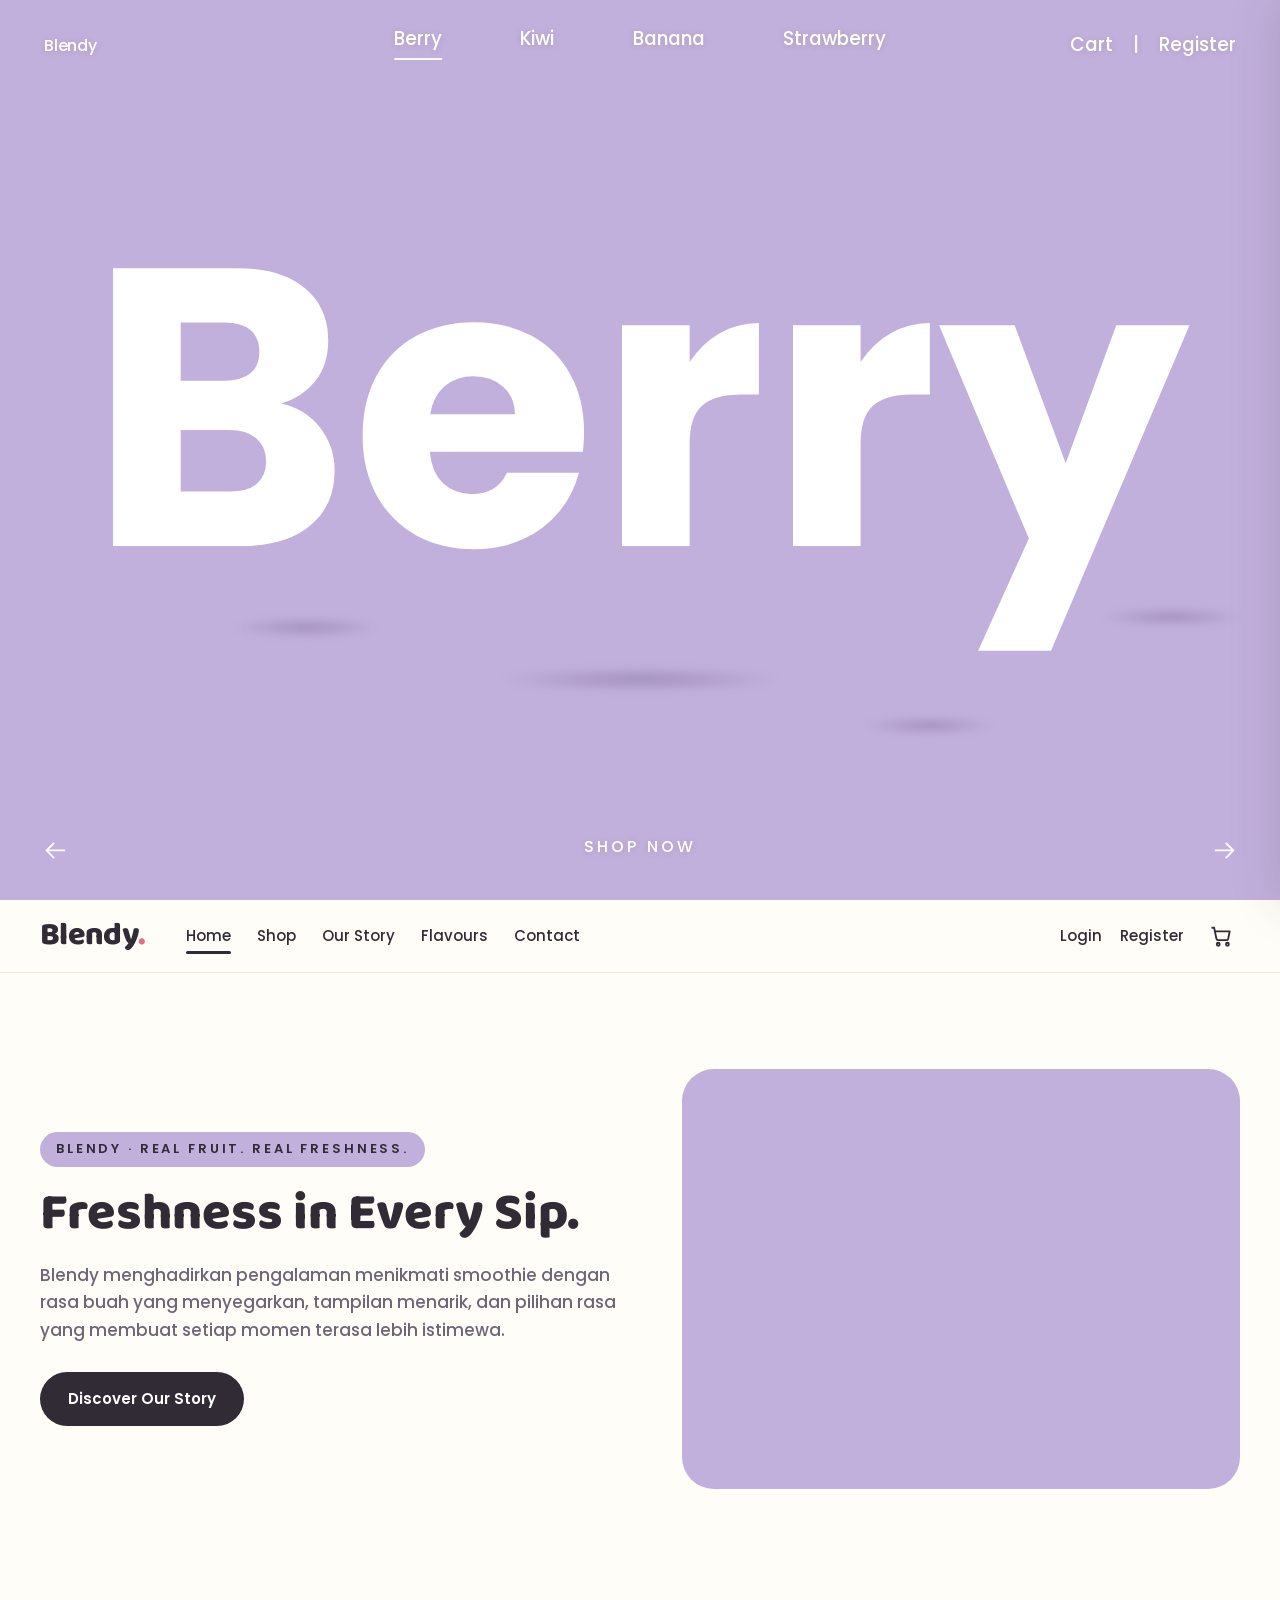
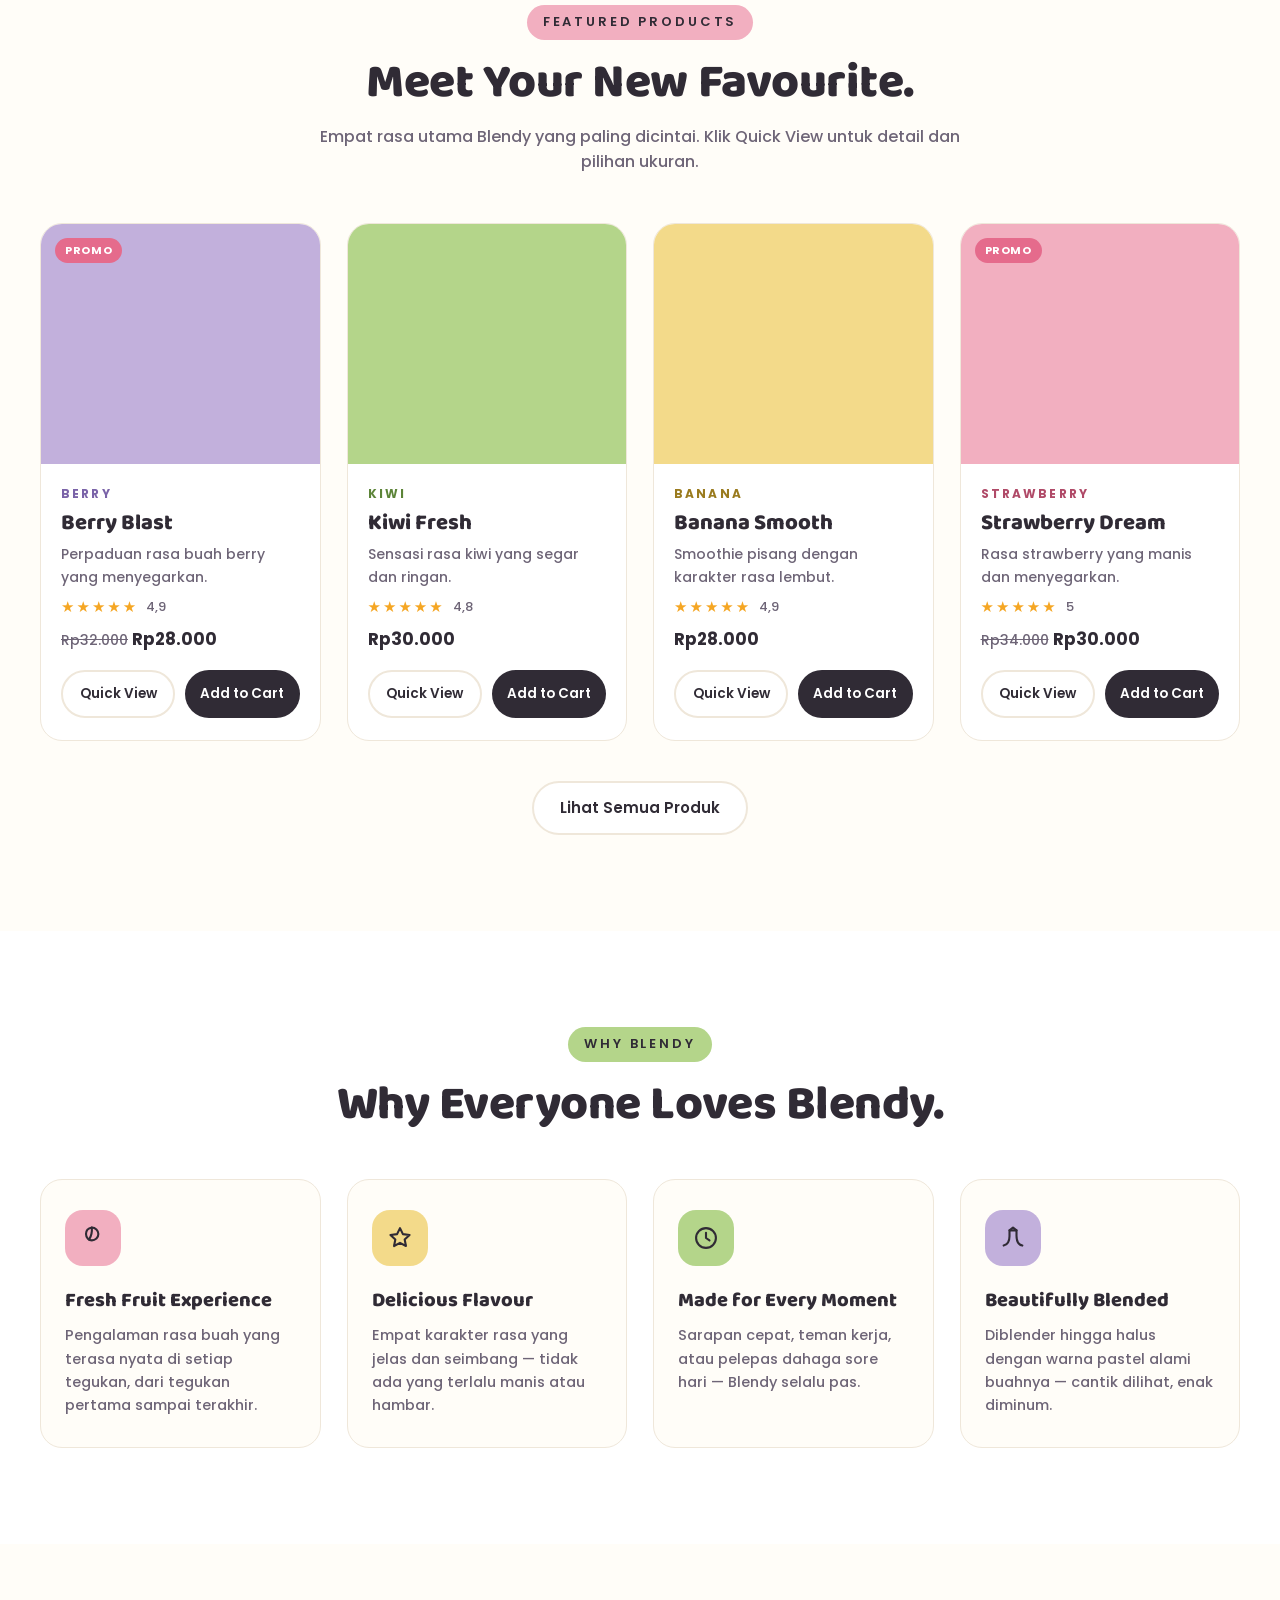
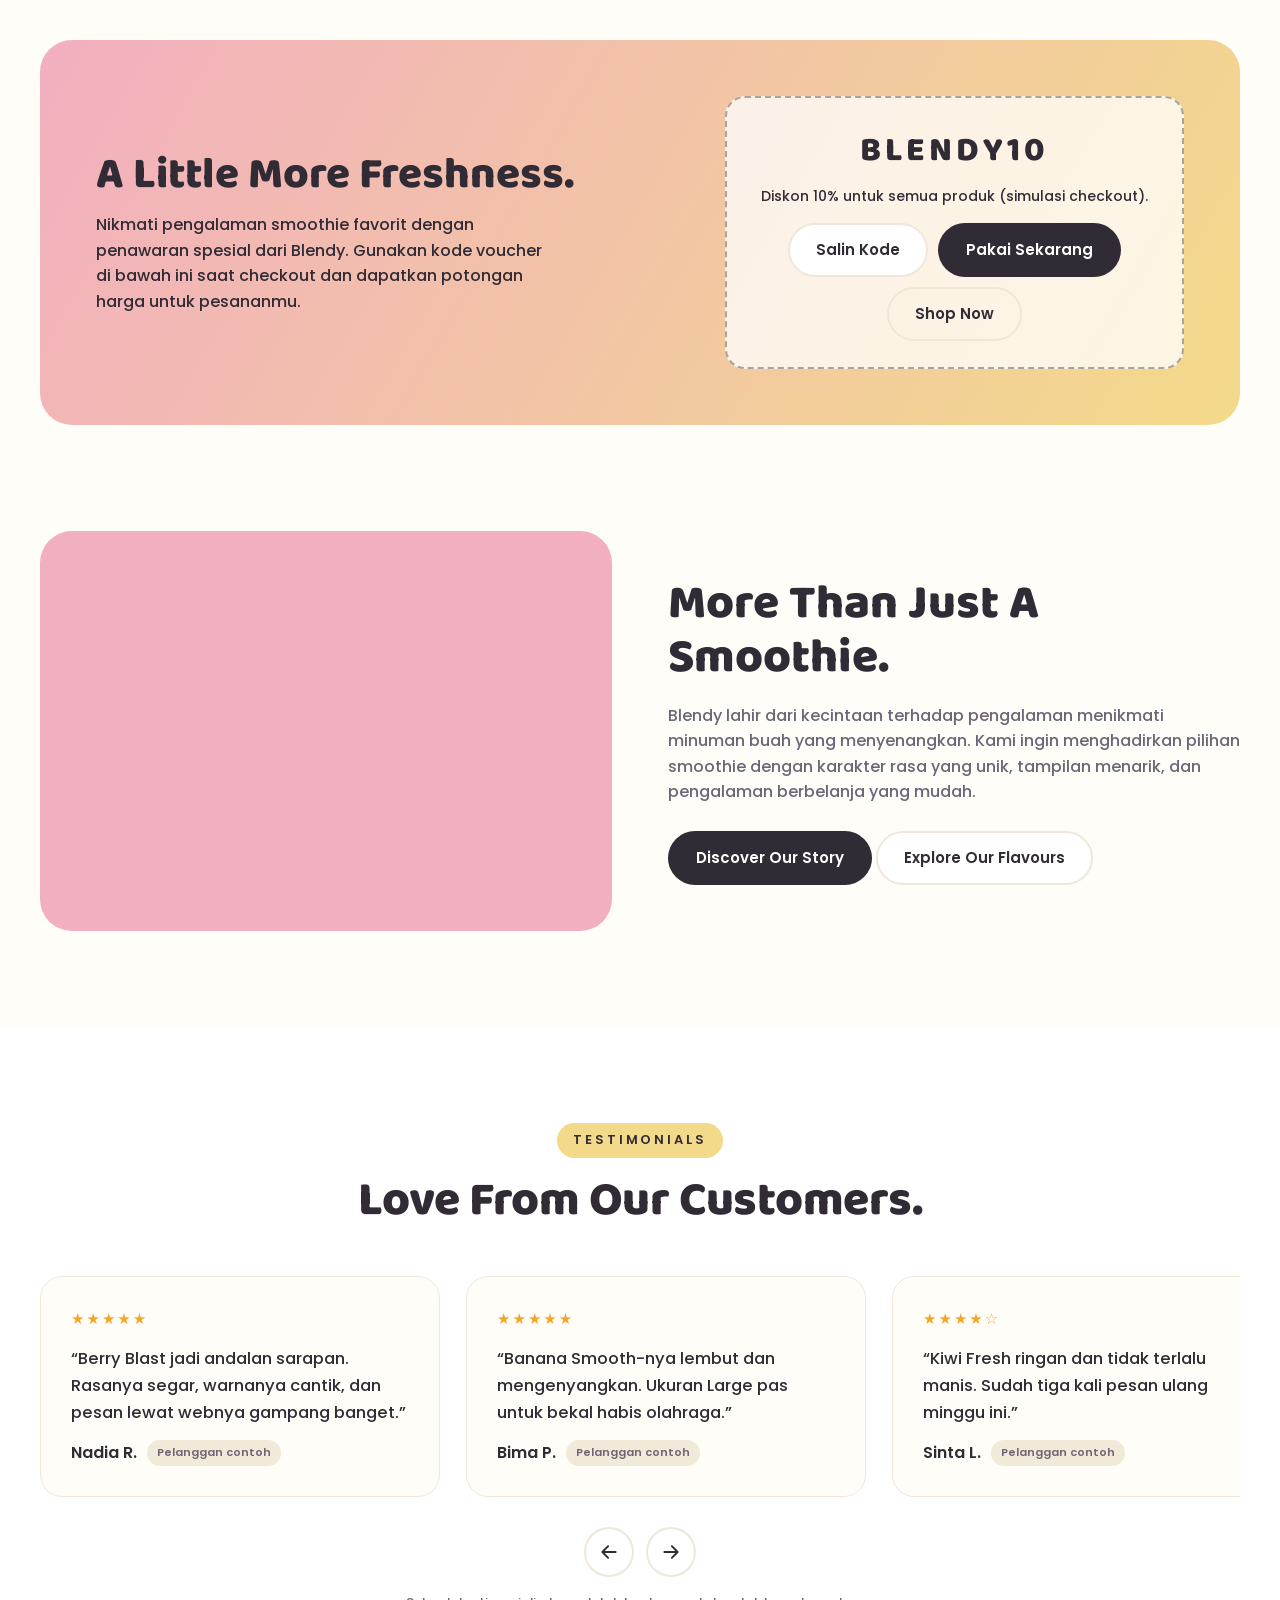
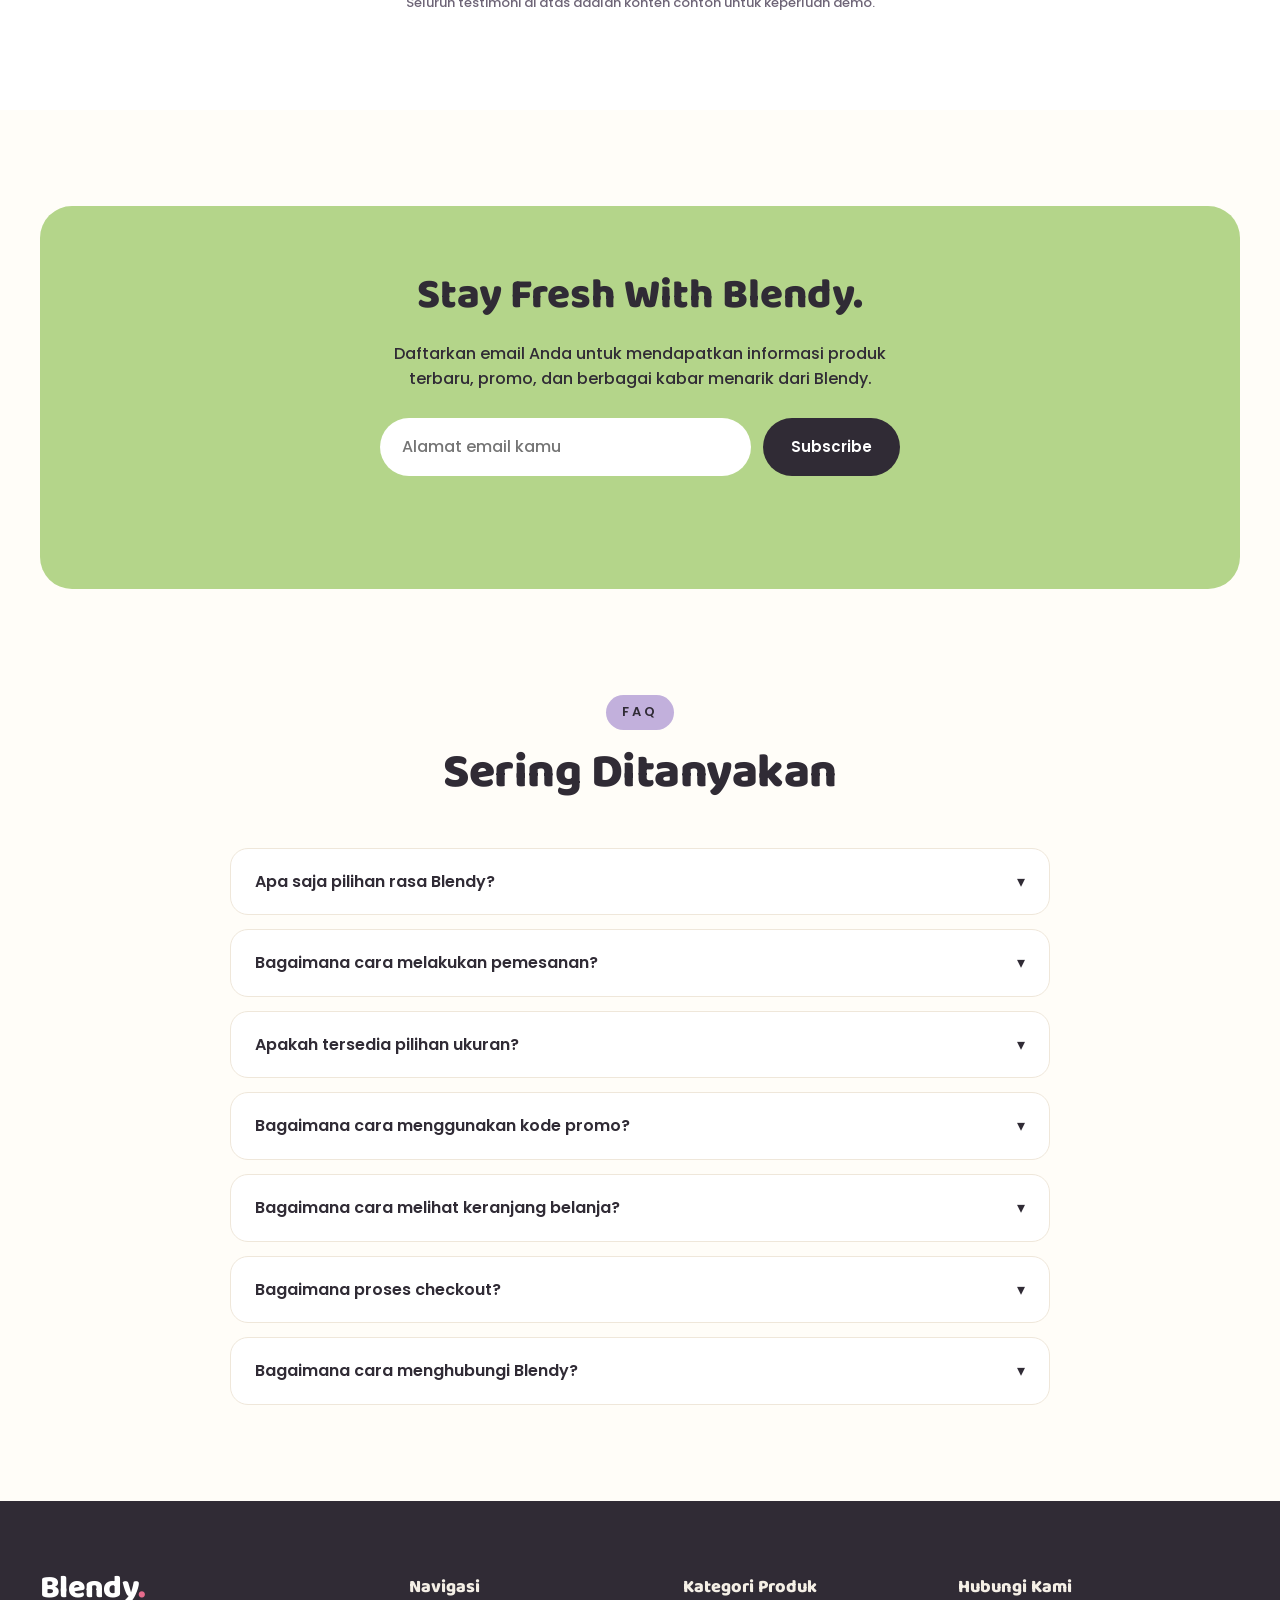
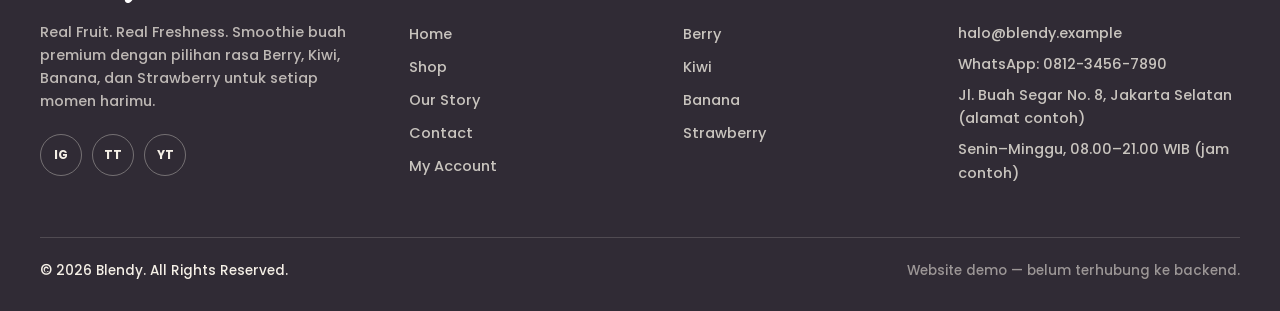
<file: docs/index.html>
<!DOCTYPE html>
<html lang="id">
<head>
<meta charset="utf-8">
<meta name="viewport" content="width=device-width, initial-scale=1">
<title>Blendy — Real fruit smoothies</title>
<meta name="description" content="Blendy — Real Fruit. Real Freshness. Smoothie premium empat rasa: Berry, Kiwi, Banana, dan Strawberry. Belanja online dengan ukuran Regular, Large, dan Extra Large.">
<meta property="og:title" content="Blendy — Real fruit smoothies">
<meta property="og:description" content="Real Fruit. Real Freshness. Empat rasa smoothie premium: Berry, Kiwi, Banana, Strawberry.">
<meta property="og:type" content="website">
<link rel="icon" href="data:image/svg+xml,%3Csvg xmlns='http://www.w3.org/2000/svg' viewBox='0 0 64 64'%3E%3Ccircle cx='32' cy='32' r='30' fill='%23C2B0DC'/%3E%3Ctext x='32' y='44' font-family='Arial Black' font-size='34' font-weight='900' fill='%23302B35' text-anchor='middle'%3EB%3C/text%3E%3C/svg%3E">
<link rel="stylesheet" href="css/style.css">
<link rel="stylesheet" href="css/animations.css">
<link rel="stylesheet" href="css/responsive.css">
<style>
/* ============================================================
   HERO BLENDY — gaya mandiri (self-contained) mengikuti spek
   hero exact-recreation. Semua ukuran memakai unit --u
   (bingkai desain 1440x900) dan --n (UI tepi viewport).
   ============================================================ */
@font-face {
  font-family: "Poppins";
  src: url("assets/fonts/poppins-500.woff2") format("woff2");
  font-weight: 500; font-style: normal; font-display: swap;
}
@font-face {
  font-family: "Poppins";
  src: url("assets/fonts/poppins-600.woff2") format("woff2");
  font-weight: 600; font-style: normal; font-display: swap;
}
@font-face {
  font-family: "Poppins";
  src: url("assets/fonts/poppins-700.woff2") format("woff2");
  font-weight: 700; font-style: normal; font-display: swap;
}
@font-face {
  font-family: "Baloo 2";
  src: url("assets/fonts/baloo2-800.woff2") format("woff2");
  font-weight: 800; font-style: normal; font-display: swap;
}

:root {
  --u: 1px;
  --n: clamp(0.5px, min(calc(100vw / 1440), calc(100vh / 900)), 1.3px);
}

.hx {
  position: relative;
  height: 100svh;
  min-height: 640px;
  overflow: hidden;
  background: #C2B0DC;
}
@media (max-height: 540px) {
  .hx { min-height: 0; }
}

.hx-stage {
  position: absolute; inset: 0;
  overflow: hidden;
  user-select: none; -webkit-user-select: none;
  touch-action: pan-y;
}

.hx-slide { position: absolute; inset: 0; overflow: hidden; visibility: hidden; }

.hx-frame {
  position: absolute;
  width: calc(1440 * var(--u));
  height: calc(900 * var(--u));
  left: calc(50% - 720 * var(--u));
  top: calc(50% - 450 * var(--u) + var(--fy, 0px));
}

.hx-layer { position: absolute; inset: 0; pointer-events: none; will-change: transform; }

.hx-word {
  position: absolute; left: 0; width: 100%;
  font-family: "Poppins", system-ui, sans-serif; font-weight: 700;
  line-height: 1; white-space: nowrap; text-align: center;
  color: #FFFFFF;
  font-size: calc(445 * var(--u));
  top: calc(181 * var(--u));
}

.hx-shadow-el {
  position: absolute;
  left: calc((var(--cx) - var(--w) / 2) * var(--u));
  top: calc((var(--cy) - var(--h) / 2) * var(--u));
  width: calc(var(--w) * var(--u));
  height: calc(var(--h) * var(--u));
  border-radius: 50%;
  background: radial-gradient(closest-side, rgba(60, 40, 80, 0.22), rgba(60, 40, 80, 0));
  filter: blur(calc(4 * var(--u)));
}

.hx-bottle, .hx-piece {
  position: absolute;
  left: calc(var(--x) * var(--u));
  top: calc(var(--y) * var(--u));
  width: calc(var(--w) * var(--u));
  height: calc(var(--bh) * var(--w) / var(--bw) * var(--u));
}
.hx-bg {
  background-repeat: no-repeat;
  background-size: calc(2048 * var(--w) / var(--bw) * var(--u)) calc(2048 * var(--w) / var(--bw) * var(--u));
  background-position: calc(-1 * var(--bx) * var(--w) / var(--bw) * var(--u)) calc(-1 * var(--by) * var(--w) / var(--bw) * var(--u));
}
.hx-piece-in {
  width: 100%; height: 100%;
  animation: hx-bob 4s ease-in-out infinite alternate;
}
.hx-layer-corner .hx-piece-in { filter: blur(calc(9 * var(--u))); }

@keyframes hx-bob {
  from { transform: translateY(calc(-7 * var(--u))) rotate(calc(var(--r, 0deg) - 3deg)); }
  to   { transform: translateY(calc(7 * var(--u))) rotate(calc(var(--r, 0deg) + 3deg)); }
}

/* ---------- Lapisan UI hero ---------- */
.hx-ui {
  position: absolute; inset: 0; z-index: 10;
  pointer-events: none;
  color: #FFFFFF;
  text-shadow: 0 1px 6px rgba(90, 70, 40, 0.18);
  font-family: "Poppins", system-ui, sans-serif;
  -webkit-font-smoothing: antialiased;
}
.hx-ui a, .hx-ui button {
  pointer-events: auto;
  background: none; border: none; color: #FFFFFF;
  font: inherit; text-decoration: none; cursor: pointer;
  text-shadow: 0 1px 6px rgba(90, 70, 40, 0.18);
}

.hx-header {
  position: absolute;
  left: calc(50 * var(--n)); right: calc(50 * var(--n));
  top: calc(26 * var(--n)); height: calc(50 * var(--n));
  display: flex; align-items: center;
}
.hx-logo {
  font-family: "Baloo 2", "Poppins", sans-serif; font-weight: 800;
  font-size: calc(51 * var(--n)); letter-spacing: -0.02em; line-height: 1;
}
.hx-tabs {
  position: absolute; left: 50%; transform: translateX(-50%);
  top: calc(26 * var(--n));
  display: flex; gap: calc(88 * var(--n));
}
.hx-tabs button {
  font-weight: 500; font-size: calc(21 * var(--n));
  padding: calc(6 * var(--n)) 0; line-height: 1.2;
}
.hx-underline {
  position: absolute; left: 0; top: calc(100% + 2 * var(--n));
  height: calc(2 * var(--n)); border-radius: calc(2 * var(--n));
  background: #FFFFFF; width: 0;
  transition: transform 0.6s cubic-bezier(0.65, 0, 0.35, 1), width 0.6s cubic-bezier(0.65, 0, 0.35, 1);
}
.hx-account {
  margin-left: auto; display: flex; align-items: center; gap: calc(22 * var(--n));
  font-weight: 500; font-size: calc(21 * var(--n));
}
.hx-account .sep { opacity: 0.9; }
.hx-cart { position: relative; display: inline-block; }
.hx-cart .cart-badge { top: -9px; right: -16px; }

.hx-shopnow {
  position: absolute; left: 50%; transform: translateX(-50%);
  bottom: calc(36 * var(--n));
  font-weight: 600; font-size: calc(21 * var(--n)); letter-spacing: 0.2em;
  padding: calc(10 * var(--n)) calc(16 * var(--n));
  white-space: nowrap;
}
.hx-arrow {
  position: absolute; bottom: calc(30 * var(--n));
  width: calc(52 * var(--n)); height: calc(52 * var(--n));
  display: flex; align-items: center; justify-content: center;
}
.hx-arrow.prev { left: calc(36 * var(--n)); }
.hx-arrow.next { right: calc(36 * var(--n)); }
.hx-arrow svg { width: calc(28 * var(--n)); height: calc(28 * var(--n)); }

/* Animasi pembuka: elemen UI naik memakai properti `translate`
   agar transform pemusatan (tabs & SHOP NOW) tidak terganggu. */
.hx [data-rise] {
  opacity: 0; translate: 0 14px;
  transition: opacity 1s cubic-bezier(0.22, 0.8, 0.3, 1), translate 1s cubic-bezier(0.22, 0.8, 0.3, 1);
}
.hx.ready [data-rise] { opacity: 1; translate: 0 0; }
.hx [data-rise="logo"] { transition-delay: 0.25s; }
.hx [data-rise="tabs"] { transition-delay: 0.33s; }
.hx [data-rise="account"] { transition-delay: 0.41s; }
.hx [data-rise="prev"] { transition-delay: 0.49s; }
.hx [data-rise="shopnow"] { transition-delay: 0.57s; }
.hx [data-rise="next"] { transition-delay: 0.65s; }

/* ---------- Tata letak ponsel (<=820px atau potret) ---------- */
@media (max-width: 820px) and (min-height: 541px), (orientation: portrait) {
  :root { --n: 1px; }
  .hx-header { left: 20px; right: 20px; top: 16px; height: 40px; }
  .hx-logo { font-size: 34px; }
  .hx-account { font-size: 15px; gap: 10px; }
  .hx-tabs { top: 52px; gap: 22px; }
  .hx-tabs button { font-size: 15px; }
  .hx-shopnow { font-size: 15px; bottom: 22px; }
  .hx-arrow { width: 48px; height: 48px; bottom: 12px; }
  .hx-arrow.prev { left: 8px; }
  .hx-arrow.next { right: 8px; }
  .hx-arrow svg { width: 24px; height: 24px; }
}

@media (prefers-reduced-motion: reduce) {
  .hx-piece-in { animation: none; transform: rotate(var(--r, 0deg)); }
  .hx [data-rise] { opacity: 1 !important; translate: none !important; transition: none !important; }
  .hx-underline { transition: none !important; }
}
</style>
</head>
<body data-page="home">

<!-- ================= HERO: SLIDER RASA BLENDY ================= -->
<section class="hx" id="hero" aria-label="Blendy — pilih rasa smoothie favoritmu">
  <div class="hx-stage" id="heroStage"></div>

  <div class="hx-ui">
    <div class="hx-header">
      <a class="hx-logo" data-rise="logo" href="index.html">Blendy</a>
      <div class="hx-account" data-rise="account">
        <a class="hx-cart" href="cart.html">Cart<span class="cart-badge" data-cart-count hidden>0</span></a>
        <span class="sep" aria-hidden="true">|</span>
        <a href="register.html">Register</a>
      </div>
    </div>
    <nav class="hx-tabs" id="heroTabs" data-rise="tabs" aria-label="Pilih rasa">
      <button type="button" data-flavour="0" aria-current="true">Berry</button>
      <button type="button" data-flavour="1">Kiwi</button>
      <button type="button" data-flavour="2">Banana</button>
      <button type="button" data-flavour="3">Strawberry</button>
      <span class="hx-underline" id="heroUnderline" aria-hidden="true"></span>
    </nav>
    <a class="hx-shopnow" data-rise="shopnow" id="shopNow" href="shop.html?product=berry-blast">SHOP NOW</a>
    <button type="button" class="hx-arrow prev" data-rise="prev" id="prevBtn" aria-label="Previous flavour">
      <svg viewBox="0 0 28 28" fill="none" stroke="#FFFFFF" stroke-width="2" stroke-linecap="round" stroke-linejoin="round" aria-hidden="true"><path d="M24 14H4 M12 6l-8 8 8 8"/></svg>
    </button>
    <button type="button" class="hx-arrow next" data-rise="next" id="nextBtn" aria-label="Next flavour">
      <svg viewBox="0 0 28 28" fill="none" stroke="#FFFFFF" stroke-width="2" stroke-linecap="round" stroke-linejoin="round" aria-hidden="true"><path d="M4 14h20 M16 6l8 8-8 8"/></svg>
    </button>
  </div>
</section>

<!-- ================= HEADER SITUS (muncul setelah hero) ================= -->
<header class="site-bar" data-site-header></header>

<main>
  <!-- ================= PENGENALAN BRAND ================= -->
  <section class="section">
    <div class="wrap intro-grid">
      <div class="intro-copy reveal">
        <span class="eyebrow">Blendy &middot; Real Fruit. Real Freshness.</span>
        <h2>Freshness in Every Sip.</h2>
        <p>Blendy menghadirkan pengalaman menikmati smoothie dengan rasa buah yang menyegarkan, tampilan menarik, dan pilihan rasa yang membuat setiap momen terasa lebih istimewa.</p>
        <a class="btn btn-primary" href="about.html">Discover Our Story</a>
      </div>
      <div class="intro-visual reveal" id="introVisual" style="background-color:#C2B0DC" aria-hidden="true"></div>
    </div>
  </section>

  <!-- ================= PRODUK UNGGULAN ================= -->
  <section class="section" style="padding-top:20px">
    <div class="wrap">
      <div class="section-head reveal">
        <span class="eyebrow" style="background:#F2AFC0">Featured Products</span>
        <h2>Meet Your New Favourite.</h2>
        <p>Empat rasa utama Blendy yang paling dicintai. Klik Quick View untuk detail dan pilihan ukuran.</p>
      </div>
      <div class="product-grid" id="featuredGrid"></div>
      <div class="load-more-wrap reveal">
        <a class="btn btn-soft" href="shop.html">Lihat Semua Produk</a>
      </div>
    </div>
  </section>

  <!-- ================= MENGAPA BLENDY ================= -->
  <section class="section why-section">
    <div class="wrap">
      <div class="section-head reveal">
        <span class="eyebrow" style="background:#B4D58A">Why Blendy</span>
        <h2>Why Everyone Loves Blendy.</h2>
      </div>
      <div class="why-grid">
        <div class="why-card reveal">
          <div class="why-icon" style="background:#F2AFC0">
            <svg width="28" height="28" viewBox="0 0 24 24" fill="none" stroke="#302B35" stroke-width="1.8" stroke-linecap="round" stroke-linejoin="round"><path d="M12 21c-4.5-3.2-8-6.6-8-11a8 8 0 0 1 16 0c0 4.4-3.5 7.8-8 11z" opacity="0"/><path d="M11 3c-3 .5-5 2.6-5 5.6C6 12 8.6 14 11 14c3 0 5.6-2.4 5.6-5.4C16.6 5.6 14 3 11 3z"/><path d="M11 3c.3 3.8-.4 7.4-2.4 10.4"/></svg>
          </div>
          <h3>Fresh Fruit Experience</h3>
          <p>Pengalaman rasa buah yang terasa nyata di setiap tegukan, dari tegukan pertama sampai terakhir.</p>
        </div>
        <div class="why-card reveal">
          <div class="why-icon" style="background:#F3DA8A">
            <svg width="28" height="28" viewBox="0 0 24 24" fill="none" stroke="#302B35" stroke-width="1.8" stroke-linecap="round" stroke-linejoin="round"><path d="M12 3.5l2.5 5.2 5.7.7-4.2 3.9 1.1 5.6L12 16.2l-5.1 2.7L8 13.3 3.8 9.4l5.7-.7L12 3.5z"/></svg>
          </div>
          <h3>Delicious Flavour</h3>
          <p>Empat karakter rasa yang jelas dan seimbang — tidak ada yang terlalu manis atau hambar.</p>
        </div>
        <div class="why-card reveal">
          <div class="why-icon" style="background:#B4D58A">
            <svg width="28" height="28" viewBox="0 0 24 24" fill="none" stroke="#302B35" stroke-width="1.8" stroke-linecap="round" stroke-linejoin="round"><circle cx="12" cy="12" r="8.5"/><path d="M12 7.5V12l3 2"/></svg>
          </div>
          <h3>Made for Every Moment</h3>
          <p>Sarapan cepat, teman kerja, atau pelepas dahaga sore hari — Blendy selalu pas.</p>
        </div>
        <div class="why-card reveal">
          <div class="why-icon" style="background:#C2B0DC">
            <svg width="28" height="28" viewBox="0 0 24 24" fill="none" stroke="#302B35" stroke-width="1.8" stroke-linecap="round" stroke-linejoin="round"><path d="M4 18.5c4-1 5-4.5 5-8V5.5h6V10c0 3.5 1 7.5 5 8.5"/><path d="M9 5.5L12 3l3 2.5"/></svg>
          </div>
          <h3>Beautifully Blended</h3>
          <p>Diblender hingga halus dengan warna pastel alami buahnya — cantik dilihat, enak diminum.</p>
        </div>
      </div>
    </div>
  </section>

  <!-- ================= PROMO ================= -->
  <section class="section">
    <div class="wrap">
      <div class="promo-banner reveal">
        <div>
          <h2>A Little More Freshness.</h2>
          <p>Nikmati pengalaman smoothie favorit dengan penawaran spesial dari Blendy. Gunakan kode voucher di bawah ini saat checkout dan dapatkan potongan harga untuk pesananmu.</p>
        </div>
        <div class="voucher-box">
          <div class="voucher-code">BLENDY10</div>
          <p>Diskon 10% untuk semua produk (simulasi checkout).</p>
          <div class="voucher-actions">
            <button type="button" class="btn btn-soft" id="copyVoucherBtn">Salin Kode</button>
            <button type="button" class="btn btn-primary" id="applyPromoBtn">Pakai Sekarang</button>
            <a class="btn btn-ghost" href="shop.html">Shop Now</a>
          </div>
        </div>
      </div>
    </div>
  </section>

  <!-- ================= TENTANG BLENDY (TEASER) ================= -->
  <section class="section" style="padding-top:10px">
    <div class="wrap about-teaser">
      <div class="about-collage reveal" id="aboutCollage" style="background-color:#F2AFC0" aria-hidden="true"></div>
      <div class="about-copy reveal">
        <h2>More Than Just A Smoothie.</h2>
        <p>Blendy lahir dari kecintaan terhadap pengalaman menikmati minuman buah yang menyenangkan. Kami ingin menghadirkan pilihan smoothie dengan karakter rasa yang unik, tampilan menarik, dan pengalaman berbelanja yang mudah.</p>
        <a class="btn btn-primary" href="about.html">Discover Our Story</a>
        <a class="btn btn-soft" href="shop.html">Explore Our Flavours</a>
      </div>
    </div>
  </section>

  <!-- ================= TESTIMONI ================= -->
  <section class="section testi-section">
    <div class="wrap">
      <div class="section-head reveal">
        <span class="eyebrow" style="background:#F3DA8A">Testimonials</span>
        <h2>Love From Our Customers.</h2>
      </div>
      <div class="testi-viewport reveal">
        <div class="testi-track" id="testiTrack"></div>
      </div>
      <div class="testi-nav">
        <button type="button" id="testiPrev" aria-label="Testimoni sebelumnya">
          <svg width="20" height="20" viewBox="0 0 24 24" fill="none" stroke="currentColor" stroke-width="2.2" stroke-linecap="round" stroke-linejoin="round"><path d="M20 12H4 M11 5l-7 7 7 7"/></svg>
        </button>
        <button type="button" id="testiNext" aria-label="Testimoni berikutnya">
          <svg width="20" height="20" viewBox="0 0 24 24" fill="none" stroke="currentColor" stroke-width="2.2" stroke-linecap="round" stroke-linejoin="round"><path d="M4 12h16 M13 5l7 7-7 7"/></svg>
        </button>
      </div>
      <p class="contoh-note">Seluruh testimoni di atas adalah konten contoh untuk keperluan demo.</p>
    </div>
  </section>

  <!-- ================= NEWSLETTER ================= -->
  <section class="section">
    <div class="wrap">
      <div class="newsletter-box reveal">
        <h2>Stay Fresh With Blendy.</h2>
        <p>Daftarkan email Anda untuk mendapatkan informasi produk terbaru, promo, dan berbagai kabar menarik dari Blendy.</p>
        <form class="newsletter-form" data-newsletter novalidate>
          <input type="email" placeholder="Alamat email kamu" aria-label="Alamat email untuk newsletter">
          <button type="submit" class="btn btn-primary">Subscribe</button>
        </form>
        <p class="form-msg" role="status"></p>
      </div>
    </div>
  </section>

  <!-- ================= FAQ ================= -->
  <section class="section" style="padding-top:10px">
    <div class="wrap">
      <div class="section-head reveal">
        <span class="eyebrow" style="background:#C2B0DC">FAQ</span>
        <h2>Sering Ditanyakan</h2>
      </div>
      <div class="faq-list">
        <div class="faq-item reveal">
          <button type="button" class="faq-q" aria-expanded="false">Apa saja pilihan rasa Blendy?<span class="faq-arrow">&#9662;</span></button>
          <div class="faq-a"><p>Blendy punya empat rasa utama: Berry, Kiwi, Banana, dan Strawberry — masing-masing dengan beberapa varian produk seperti Berry Blast, Kiwi Glow, Banana Honey Oat, dan Strawberry Cloud.</p></div>
        </div>
        <div class="faq-item reveal">
          <button type="button" class="faq-q" aria-expanded="false">Bagaimana cara melakukan pemesanan?<span class="faq-arrow">&#9662;</span></button>
          <div class="faq-a"><p>Buka halaman Shop, pilih produk lewat Quick View atau tombol Add to Cart, atur ukuran dan jumlah, lalu buka keranjang dan lanjutkan ke Checkout. Ingat, website ini adalah demo sehingga pesanan bersifat simulasi.</p></div>
        </div>
        <div class="faq-item reveal">
          <button type="button" class="faq-q" aria-expanded="false">Apakah tersedia pilihan ukuran?<span class="faq-arrow">&#9662;</span></button>
          <div class="faq-a"><p>Ya. Setiap produk tersedia dalam ukuran Regular, Large (+Rp7.000), dan Extra Large (+Rp14.000). Harga otomatis berubah mengikuti ukuran yang kamu pilih.</p></div>
        </div>
        <div class="faq-item reveal">
          <button type="button" class="faq-q" aria-expanded="false">Bagaimana cara menggunakan kode promo?<span class="faq-arrow">&#9662;</span></button>
          <div class="faq-a"><p>Masukkan kode BLENDY10 di kolom voucher pada halaman Keranjang atau Checkout, lalu klik Pakai. Diskon 10% langsung terpotong dari subtotal pesananmu.</p></div>
        </div>
        <div class="faq-item reveal">
          <button type="button" class="faq-q" aria-expanded="false">Bagaimana cara melihat keranjang belanja?<span class="faq-arrow">&#9662;</span></button>
          <div class="faq-a"><p>Klik ikon keranjang di header untuk membuka laci keranjang, atau buka halaman Cart untuk ringkasan lengkap. Isi keranjang tersimpan otomatis di browser dan tetap ada setelah halaman dimuat ulang.</p></div>
        </div>
        <div class="faq-item reveal">
          <button type="button" class="faq-q" aria-expanded="false">Bagaimana proses checkout?<span class="faq-arrow">&#9662;</span></button>
          <div class="faq-a"><p>Di halaman Checkout, lengkapi nama, email, telepon, alamat, kota, dan kode pos, pilih metode pembayaran simulasi (Transfer Bank, E-Wallet, atau Cash on Delivery), lalu klik Buat Pesanan. Kamu akan menerima nomor pesanan simulasi seperti BLD-2026-XXXX.</p></div>
        </div>
        <div class="faq-item reveal">
          <button type="button" class="faq-q" aria-expanded="false">Bagaimana cara menghubungi Blendy?<span class="faq-arrow">&#9662;</span></button>
          <div class="faq-a"><p>Kunjungi halaman Contact untuk email, WhatsApp, alamat toko contoh, dan formulir kontak. Seluruh informasi kontak di website demo ini adalah data contoh.</p></div>
        </div>
      </div>
    </div>
  </section>
</main>

<footer class="site-footer" data-site-footer></footer>

<script src="js/products.js"></script>
<script src="js/cart.js"></script>
<script src="js/components.js"></script>
<script src="js/app.js"></script>
<script>
  /* Visual pengenalan brand & kolase tentang: potongan botol/buah
     dari sheet rasa (sistem crop yang sama dengan katalog). */
  (function () {
    var intro = document.getElementById("introVisual");
    if (intro) {
      intro.innerHTML =
        "<span class=\"intro-bottle\" style=\"" + bottleStyle("berry") + "\"></span>" +
        "<span class=\"intro-fruit f1 floaty\" style=\"" + fruitStyle("berry", 0) + "\"></span>" +
        "<span class=\"intro-fruit f2 floaty-slow\" style=\"" + fruitStyle("berry", 1) + "\"></span>" +
        "<span class=\"intro-fruit f3 floaty\" style=\"" + fruitStyle("berry", 2) + "\"></span>";
    }
    var col = document.getElementById("aboutCollage");
    if (col) {
      col.innerHTML =
        "<span class=\"col-bottle\" style=\"" + bottleStyle("strawberry") + "\"></span>" +
        "<span class=\"col-fruit floaty\" style=\"" + fruitStyle("strawberry", 0) + ";width:22%;left:6%;top:10%\"></span>" +
        "<span class=\"col-fruit floaty-slow\" style=\"" + fruitStyle("strawberry", 1) + ";width:19%;right:8%;top:20%\"></span>" +
        "<span class=\"col-fruit floaty\" style=\"" + fruitStyle("strawberry", 2) + ";width:16%;right:16%;bottom:12%\"></span>";
    }
  })();
</script>

<script>
/* ============================================================
   HERO BLENDY — mesin slider rasa (mandiri, mengikuti spek
   exact-recreation): bingkai desain 1440x900, kata raksasa
   diukur via canvas, wipe panel 970 ms dengan tabel cakupan
   terukur, parallax per layer, autoplay, swipe & keyboard.
   Adaptasi untuk web lengkap: panggung bersifat absolut di
   dalam section hero 100svh (bukan fixed), halaman di bawahnya
   dapat di-scroll seperti biasa.
   ============================================================ */
(function () {
  "use strict";

  var PROXY = "https://images.higgs.ai/?default=1&output=webp&w=2048&q=85&url=";
  var BASE = "https://d8j0ntlcm91z4.cloudfront.net/user_38xzZboKViGWJOttwIXH07lWA1P/";
  function sheet(file) { return PROXY + encodeURIComponent(BASE + file); }

  /* Item sheet: [x, y, lebar, tinggi]; item 1..3 = buah. */
  var FL = [
    {
      word: "Berry", color: "#C2B0DC", product: "berry-blast",
      sheet: sheet("hf_20261117_053958_8803e421-29b1-4c24-8efd-54cae3f479b4.png"),
      bottle: { box: [233, 60, 598, 917], x: 518, y: 138, w: 372 },
      items: [[1209, 272, 569, 573], [265, 1230, 579, 572], [1192, 1192, 626, 641]],
      pieces: [
        { i: 2, x: 383, y: 178, w: 104, r: 0, m: 0, l: "f" },
        { i: 3, x: 960, y: 232, w: 118, r: 0, m: 0, l: "f" },
        { i: 1, x: 295, y: 478, w: 129, r: -8, m: 0, l: "f" },
        { i: 1, x: 1247, y: 455, w: 123, r: 15, m: 0, l: "f" },
        { i: 2, x: 968, y: 590, w: 110, r: 30, m: 0, l: "f" },
        { i: 1, x: -15, y: 590, w: 255, r: 0, m: 0, l: "c" },
        { i: 3, x: 1282, y: 40, w: 200, r: 0, m: 0, l: "c" }
      ]
    },
    {
      word: "Kiwi", color: "#B4D58A", product: "kiwi-fresh",
      sheet: sheet("hf_20261117_053958_b5695e60-72da-4b5b-bfb7-a091d528af75.png"),
      bottle: { box: [217, 90, 610, 874], x: 504, y: 135, w: 403 },
      items: [[1204, 257, 619, 601], [250, 1197, 619, 522], [1200, 1186, 633, 650]],
      pieces: [
        { i: 2, x: 376, y: 170, w: 144, r: -150, m: 1, l: "f" },
        { i: 3, x: 960, y: 228, w: 152, r: 0, m: 0, l: "f" },
        { i: 1, x: 303, y: 460, w: 168, r: 0, m: 0, l: "f" },
        { i: 2, x: 1187, y: 462, w: 148, r: -25, m: 0, l: "f" },
        { i: 2, x: 946, y: 606, w: 150, r: 10, m: 1, l: "f" },
        { i: 1, x: -10, y: 575, w: 260, r: 0, m: 0, l: "c" },
        { i: 3, x: 1285, y: 30, w: 200, r: 0, m: 0, l: "c" }
      ]
    },
    {
      word: "Banana", color: "#F3DA8A", product: "banana-smooth",
      sheet: sheet("hf_20261117_053958_6cf14029-4bce-4c9a-b9fc-1c5b185082e3.png"),
      bottle: { box: [194, 76, 579, 873], x: 512, y: 135, w: 383 },
      items: [[1205, 228, 596, 597], [230, 1181, 624, 648], [1193, 1182, 646, 659]],
      pieces: [
        { i: 1, x: 387, y: 147, w: 123, r: 0, m: 0, l: "f" },
        { i: 2, x: 970, y: 223, w: 136, r: -10, m: 1, l: "f" },
        { i: 3, x: 298, y: 483, w: 132, r: 15, m: 0, l: "f" },
        { i: 2, x: 1245, y: 462, w: 150, r: 20, m: 0, l: "f" },
        { i: 3, x: 950, y: 582, w: 130, r: -12, m: 0, l: "f" },
        { i: 3, x: 0, y: 585, w: 235, r: 0, m: 0, l: "c" },
        { i: 1, x: 1280, y: 30, w: 190, r: 0, m: 0, l: "c" }
      ]
    },
    {
      word: "Strawberry", color: "#F2AFC0", product: "strawberry-dream",
      sheet: sheet("hf_20261117_055135_cbfb5a8d-c52b-4358-a6ee-d941c6c42285.png"),
      bottle: { box: [226, 88, 594, 887], x: 512, y: 135, w: 386 },
      items: [[1190, 216, 561, 653], [257, 1168, 604, 662], [1240, 1169, 632, 686]],
      pieces: [
        { i: 1, x: 372, y: 142, w: 128, r: 0, m: 0, l: "f" },
        { i: 2, x: 955, y: 225, w: 117, r: 20, m: 0, l: "f" },
        { i: 3, x: 290, y: 455, w: 140, r: -10, m: 0, l: "f" },
        { i: 3, x: 1250, y: 432, w: 135, r: 15, m: 0, l: "f" },
        { i: 2, x: 962, y: 558, w: 146, r: -15, m: 0, l: "f" },
        { i: 1, x: -10, y: 555, w: 245, r: 0, m: 0, l: "c" },
        { i: 1, x: 1285, y: 35, w: 200, r: 20, m: 0, l: "c" }
      ]
    }
  ];

  /* Bayangan lantai yang sama di semua slide: [cx, cy, w, h] */
  var SHADOWS = [[345, 650, 170, 24], [720, 708, 320, 30], [1318, 638, 160, 22], [1045, 760, 150, 22]];

  /* Faktor parallax per layer (urutan: kata, bayangan, botol, buah, sudut) */
  var LAYER_DEFS = [
    { cls: "hx-layer hx-layer-word", factor: 0.40 },
    { cls: "hx-layer hx-layer-shadow", factor: 0.30 },
    { cls: "hx-layer hx-layer-bottle", factor: 0.15 },
    { cls: "hx-layer hx-layer-fruit", factor: 0.55 },
    { cls: "hx-layer hx-layer-corner", factor: 0.75 }
  ];

  /* Tabel cakupan wipe terukur (t -> c) dari spek */
  var COVER_T = [0, 0.031, 0.134, 0.206, 0.278, 0.34, 0.412, 0.485, 0.546, 0.583, 0.62, 0.69, 0.79, 0.85, 0.93, 1];
  var COVER_C = [0, 0.006, 0.012, 0.023, 0.047, 0.07, 0.105, 0.158, 0.246, 0.55, 0.825, 0.9, 0.94, 0.956, 0.975, 1];

  var REDUCED = !!(window.matchMedia && window.matchMedia("(prefers-reduced-motion: reduce)").matches);

  var hero = document.getElementById("hero");
  var stage = document.getElementById("heroStage");
  var tabsNav = document.getElementById("heroTabs");
  var underline = document.getElementById("heroUnderline");
  var shopNow = document.getElementById("shopNow");
  var tabBtns = Array.prototype.slice.call(tabsNav.querySelectorAll("button[data-flavour]"));
  if (!hero || !stage) return;

  var u = 1, mobile = false;
  var current = 0, animating = false, opened = false;
  var lastInteract = -1000000000;

  function clamp(v, a, b) { return v < a ? a : (v > b ? b : v); }
  function easeOutQuad(x) { return 1 - (1 - x) * (1 - x); }

  function cover(t) {
    if (t <= 0) return 0;
    if (t >= 1) return 1;
    for (var i = 0; i < COVER_T.length - 1; i++) {
      if (t <= COVER_T[i + 1]) {
        var k = (t - COVER_T[i]) / (COVER_T[i + 1] - COVER_T[i]);
        var s = k * k * (3 - 2 * k);
        return COVER_C[i] + (COVER_C[i + 1] - COVER_C[i]) * s;
      }
    }
    return 1;
  }

  /* ---------- Bangun DOM slide ---------- */
  function setCropVars(el, box, x, y, w) {
    el.style.setProperty("--bx", box[0]);
    el.style.setProperty("--by", box[1]);
    el.style.setProperty("--bw", box[2]);
    el.style.setProperty("--bh", box[3]);
    el.style.setProperty("--x", x);
    el.style.setProperty("--y", y);
    el.style.setProperty("--w", w);
  }

  function buildSlides() {
    return FL.map(function (f) {
      var sec = document.createElement("section");
      sec.className = "hx-slide";
      sec.style.backgroundColor = f.color;
      sec.setAttribute("aria-label", "Rasa " + f.word);

      var frame = document.createElement("div");
      frame.className = "hx-frame";

      var layers = LAYER_DEFS.map(function (def) {
        var layer = document.createElement("div");
        layer.className = def.cls;
        frame.appendChild(layer);
        return { el: layer, factor: def.factor };
      });

      /* Kata rasa */
      var wordEl = document.createElement("div");
      wordEl.className = "hx-word";
      wordEl.textContent = f.word;
      layers[0].el.appendChild(wordEl);

      /* Bayangan lantai */
      SHADOWS.forEach(function (s) {
        var sh = document.createElement("div");
        sh.className = "hx-shadow-el";
        sh.style.setProperty("--cx", s[0]);
        sh.style.setProperty("--cy", s[1]);
        sh.style.setProperty("--w", s[2]);
        sh.style.setProperty("--h", s[3]);
        layers[1].el.appendChild(sh);
      });

      /* Botol (tidak ikut melayang) */
      var bottle = document.createElement("div");
      bottle.className = "hx-bottle hx-bg";
      setCropVars(bottle, f.bottle.box, f.bottle.x, f.bottle.y, f.bottle.w);
      bottle.style.backgroundImage = "url(\"" + f.sheet + "\")";
      layers[2].el.appendChild(bottle);

      /* Potongan buah */
      f.pieces.forEach(function (p) {
        var box = f.items[p.i - 1];
        var outer = document.createElement("div");
        outer.className = "hx-piece";
        setCropVars(outer, box, p.x, p.y, p.w);
        if (p.m) outer.style.transform = "scaleX(-1)";
        var inner = document.createElement("div");
        inner.className = "hx-piece-in hx-bg";
        inner.style.backgroundImage = "url(\"" + f.sheet + "\")";
        inner.style.setProperty("--r", p.r + "deg");
        inner.style.animationDuration = (3.2 + Math.random() * 1.8).toFixed(2) + "s";
        inner.style.animationDelay = (-Math.random() * 4).toFixed(2) + "s";
        outer.appendChild(inner);
        layers[p.l === "c" ? 4 : 3].el.appendChild(outer);
      });

      sec.appendChild(frame);
      stage.appendChild(sec);
      return { el: sec, layers: layers, wordEl: wordEl, data: f };
    });
  }

  var slides = buildSlides();
  slides[0].el.style.visibility = "visible";
  slides[0].el.style.zIndex = 2;
  slides[0].el.classList.add("is-current");

  /* ---------- Pengukuran kata (canvas) ---------- */
  var mctx = null;
  function measureInk(word) {
    try {
      if (!mctx) {
        var cv = document.createElement("canvas");
        mctx = cv.getContext("2d");
      }
      if (!mctx) return 0;
      mctx.font = "700 100px Poppins, system-ui, sans-serif";
      var m = mctx.measureText(word);
      return (m.actualBoundingBoxLeft || 0) + (m.actualBoundingBoxRight || 0);
    } catch (e) { return 0; }
  }

  function layoutWord(s) {
    var ink = measureInk(s.data.word);
    var F = 445, ls = "0.005em";
    var visW = Math.min(1440, (hero.clientWidth || window.innerWidth) / (u || 1));
    var limit = 1330, target = 1400;
    if (mobile) {
      var mTarget = 0.92 * visW;
      if (mTarget < limit) { limit = mTarget; target = mTarget; }
    }
    if (ink > 0 && ink * 4.45 > limit) {
      ls = "-0.035em";
      F = Math.min(445, target / ink * 100);
    }
    var baseline = 403.5 + 0.698 * F / 2;
    var top = baseline - 0.85 * F;
    s.wordEl.style.fontSize = (F * u) + "px";
    s.wordEl.style.top = (top * u) + "px";
    s.wordEl.style.letterSpacing = ls;
  }

  /* ---------- Tata letak & skala ---------- */
  function moveUnderline(i) {
    var tab = tabBtns[i];
    if (!tab || !underline) return;
    underline.style.width = tab.offsetWidth + "px";
    underline.style.transform = "translateX(" + tab.offsetLeft + "px)";
  }

  function layout() {
    var w = hero.clientWidth || window.innerWidth;
    var h = hero.clientHeight || window.innerHeight;
    mobile = (w <= 820 && h >= 541) || h > w;
    u = mobile ? Math.min(w / 640, (h - 200) / 620) : Math.min(w / 1440, h / 900);
    document.documentElement.style.setProperty("--u", u + "px");
    stage.style.setProperty("--fy", mobile ? "8px" : "0px");
    slides.forEach(layoutWord);
    moveUnderline(current);
  }

  function setActiveTab(i) {
    tabBtns.forEach(function (b, j) {
      if (j === i) b.setAttribute("aria-current", "true");
      else b.removeAttribute("aria-current");
    });
    moveUnderline(i);
  }

  function setShopNow(i) {
    shopNow.setAttribute("href", "shop.html?product=" + FL[i].product);
  }

  /* ---------- Pergantian rasa ---------- */
  function finishSwap(A, B, idx) {
    A.el.style.clipPath = "";
    A.el.style.zIndex = "";
    A.el.style.visibility = "hidden";
    A.el.classList.remove("is-current");
    A.layers.forEach(function (L) { L.el.style.transform = ""; });
    B.layers.forEach(function (L) { L.el.style.transform = ""; });
    B.el.style.visibility = "visible";
    B.el.style.zIndex = 2;
    B.el.classList.add("is-current");
    current = idx;
    animating = false;
  }

  function goTo(idx, dir, user) {
    if (user) lastInteract = performance.now();
    if (idx === current || animating) return;
    var A = slides[current], B = slides[idx];
    setActiveTab(idx);
    setShopNow(idx);
    if (REDUCED) { finishSwap(A, B, idx); return; }
    animating = true;
    B.el.style.visibility = "visible";
    B.el.style.zIndex = 1;
    A.el.style.zIndex = 2;
    var fw = 1440 * u;
    B.layers.forEach(function (L) {
      L.el.style.transform = "translateX(" + (dir * L.factor * fw) + "px)";
    });
    var start = performance.now();
    function frame(now) {
      var t = (now - start) / 970;
      var tw = Math.min(t, 1);
      var c = cover(tw);
      A.el.style.clipPath = dir > 0
        ? "inset(0 " + (c * 100) + "% 0 0)"
        : "inset(0 0 0 " + (c * 100) + "%)";
      var ax = -dir * c * 0.14 * fw;
      A.layers.forEach(function (L) { L.el.style.transform = "translateX(" + ax + "px)"; });
      var k = easeOutQuad(clamp((t - 0.5) / 0.42, 0, 1));
      B.layers.forEach(function (L) {
        L.el.style.transform = "translateX(" + (dir * (1 - k) * L.factor * fw) + "px)";
      });
      if (tw < 1 || k < 1) requestAnimationFrame(frame);
      else finishSwap(A, B, idx);
    }
    requestAnimationFrame(frame);
  }

  function next(user) { goTo((current + 1) % 4, 1, user); }
  function prev(user) { goTo((current + 3) % 4, -1, user); }

  /* ---------- Kontrol ---------- */
  tabBtns.forEach(function (btn, i) {
    btn.addEventListener("click", function () {
      if (i === current) { lastInteract = performance.now(); return; }
      goTo(i, i > current ? 1 : -1, true);
    });
  });
  document.getElementById("nextBtn").addEventListener("click", function () { next(true); });
  document.getElementById("prevBtn").addEventListener("click", function () { prev(true); });

  window.addEventListener("keydown", function (e) {
    if (e.key !== "ArrowLeft" && e.key !== "ArrowRight") return;
    var t = e.target;
    if (t && (t.tagName === "INPUT" || t.tagName === "TEXTAREA" || t.tagName === "SELECT" || t.isContentEditable)) return;
    var rect = hero.getBoundingClientRect();
    if (rect.bottom < 0 || rect.top > window.innerHeight) return;
    if (e.key === "ArrowRight") next(true); else prev(true);
  });

  var swipeX = null, swipeY = null;
  stage.addEventListener("pointerdown", function (e) {
    if (e.target.closest && e.target.closest("a,button")) return;
    swipeX = e.clientX; swipeY = e.clientY;
  });
  window.addEventListener("pointerup", function (e) {
    if (swipeX === null) return;
    var dx = e.clientX - swipeX, dy = e.clientY - swipeY;
    swipeX = null; swipeY = null;
    if (Math.abs(dx) > 45 && Math.abs(dx) > Math.abs(dy)) {
      if (dx < 0) next(true); else prev(true);
    }
  });

  /* Autoplay: tiap 2600 ms, hanya saat halaman terlihat dan
     tidak ada interaksi dalam 6 detik terakhir. */
  setInterval(function () {
    if (document.hidden || animating) return;
    if (performance.now() - lastInteract < 6000) return;
    next(false);
  }, 2600);

  /* ---------- Urutan pembuka ---------- */
  function startOpening() {
    layout();
    if (opened) return;
    opened = true;
    if (REDUCED) { hero.classList.add("ready"); return; }
    var fw = 1440 * u;
    var B = slides[0];
    B.layers.forEach(function (L) {
      if (L.el.animate) {
        L.el.animate(
          [{ transform: "translateX(" + (L.factor * fw) + "px)" }, { transform: "translateX(0px)" }],
          { duration: 900, easing: "cubic-bezier(0.22, 0.8, 0.3, 1)" }
        );
      }
    });
    hero.classList.add("ready");
  }

  layout();
  setActiveTab(0);
  setShopNow(0);
  if (document.fonts && document.fonts.ready) {
    document.fonts.ready.then(function () { layout(); startOpening(); });
  }
  setTimeout(startOpening, 3000); /* pengaman 3 detik */

  var resizeTimer = null;
  window.addEventListener("resize", function () {
    clearTimeout(resizeTimer);
    resizeTimer = setTimeout(layout, 80);
  });
})();
</script>
</body>
</html>
</file>
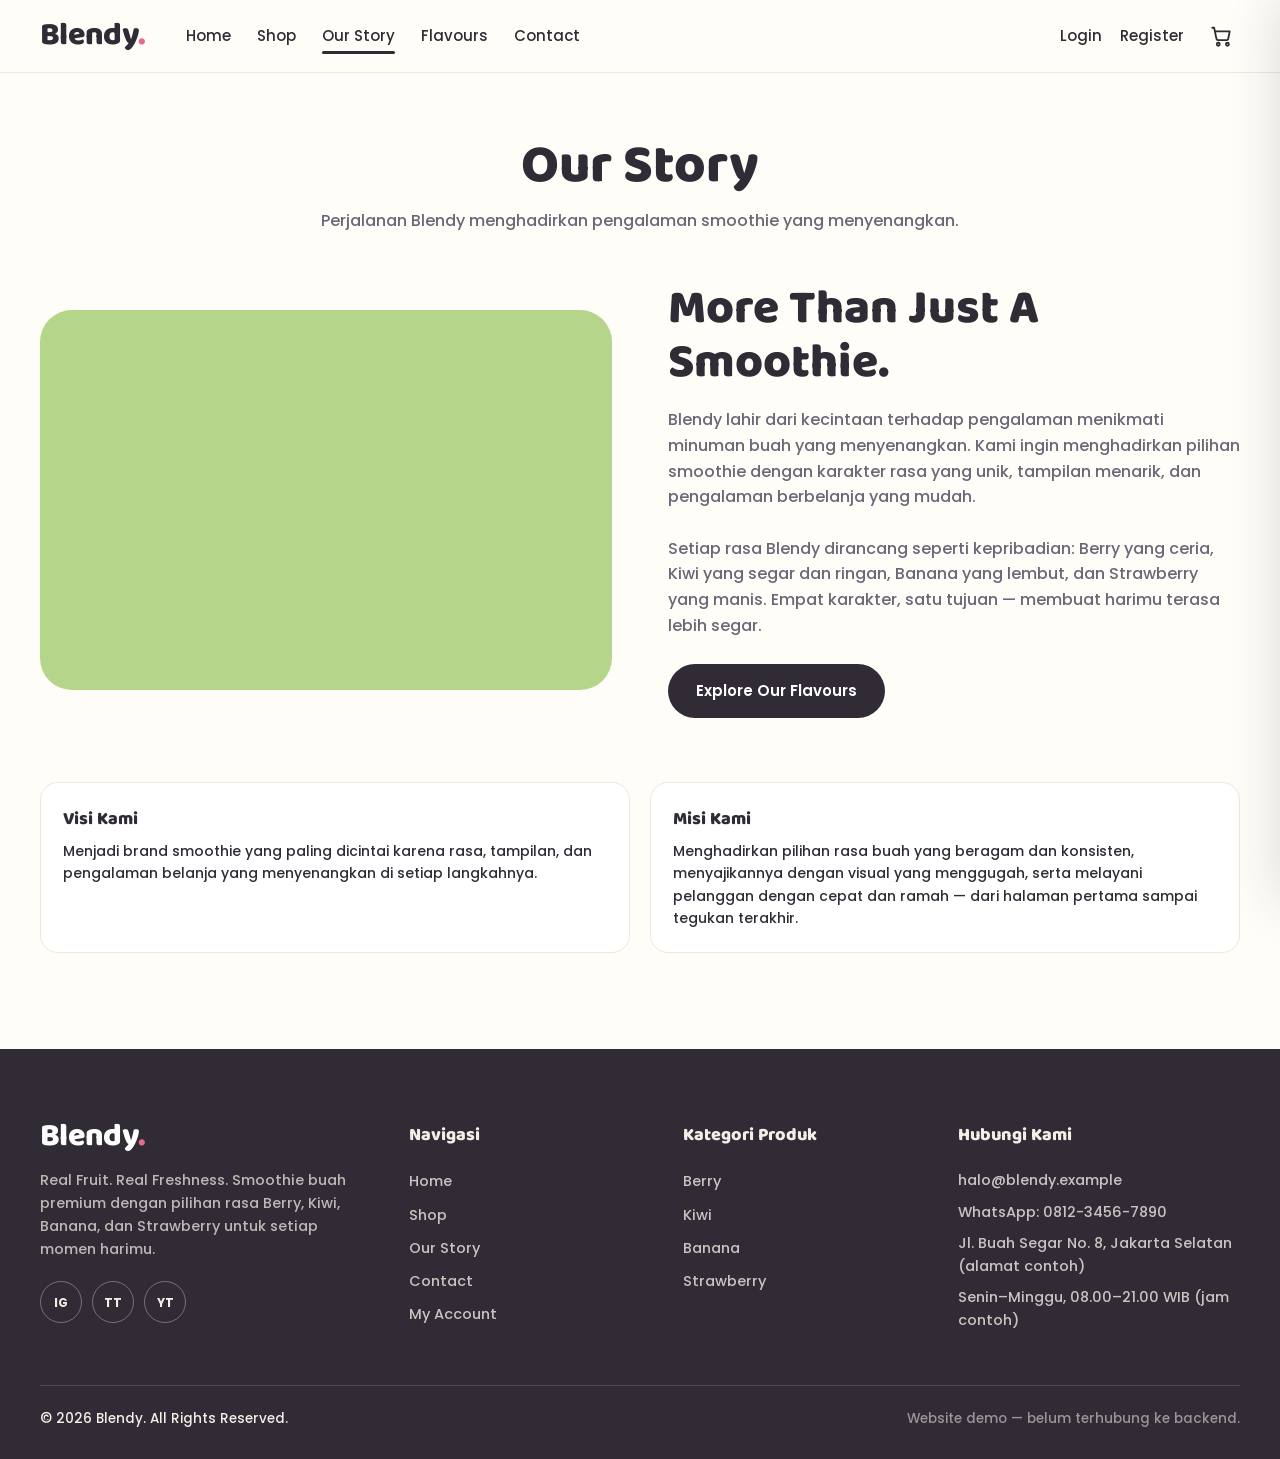
<file: docs/about.html>
<!DOCTYPE html>
<html lang="id">
<head>
<meta charset="utf-8">
<meta name="viewport" content="width=device-width, initial-scale=1">
<title>Our Story — Blendy</title>
<meta name="description" content="Kisah Blendy: brand smoothie yang lahir dari kecintaan terhadap pengalaman menikmati minuman buah yang menyenangkan.">
<link rel="icon" href="data:image/svg+xml,%3Csvg xmlns='http://www.w3.org/2000/svg' viewBox='0 0 64 64'%3E%3Ccircle cx='32' cy='32' r='30' fill='%23B4D58A'/%3E%3Ctext x='32' y='44' font-family='Arial Black' font-size='34' font-weight='900' fill='%23302B35' text-anchor='middle'%3EB%3C/text%3E%3C/svg%3E">
<link rel="stylesheet" href="css/style.css">
<link rel="stylesheet" href="css/animations.css">
<link rel="stylesheet" href="css/responsive.css">
</head>
<body data-page="about">
<header class="site-bar" data-site-header></header>

<main>
  <div class="page-head wrap">
    <h1>Our Story</h1>
    <p>Perjalanan Blendy menghadirkan pengalaman smoothie yang menyenangkan.</p>
  </div>

  <section class="page-section wrap">
    <div class="about-teaser">
      <div class="story-visual reveal" style="background-color:#B4D58A" id="storyVisual" aria-hidden="true"></div>
      <div class="about-copy reveal">
        <h2>More Than Just A Smoothie.</h2>
        <p>Blendy lahir dari kecintaan terhadap pengalaman menikmati minuman buah yang menyenangkan. Kami ingin menghadirkan pilihan smoothie dengan karakter rasa yang unik, tampilan menarik, dan pengalaman berbelanja yang mudah.</p>
        <p>Setiap rasa Blendy dirancang seperti kepribadian: Berry yang ceria, Kiwi yang segar dan ringan, Banana yang lembut, dan Strawberry yang manis. Empat karakter, satu tujuan — membuat harimu terasa lebih segar.</p>
        <a class="btn btn-primary" href="shop.html">Explore Our Flavours</a>
      </div>
    </div>

    <div class="vm-grid" style="margin-top:64px">
      <div class="vm-card reveal">
        <h4>Visi Kami</h4>
        <p>Menjadi brand smoothie yang paling dicintai karena rasa, tampilan, dan pengalaman belanja yang menyenangkan di setiap langkahnya.</p>
      </div>
      <div class="vm-card reveal">
        <h4>Misi Kami</h4>
        <p>Menghadirkan pilihan rasa buah yang beragam dan konsisten, menyajikannya dengan visual yang menggugah, serta melayani pelanggan dengan cepat dan ramah — dari halaman pertama sampai tegukan terakhir.</p>
      </div>
    </div>
  </section>
</main>

<footer class="site-footer" data-site-footer></footer>

<script src="js/products.js"></script>
<script src="js/cart.js"></script>
<script src="js/components.js"></script>
<script src="js/app.js"></script>
<script>
  (function () {
    var v = document.getElementById("storyVisual");
    if (v) {
      v.innerHTML =
        "<span class=\"col-bottle\" style=\"" + bottleStyle("kiwi") + "\"></span>" +
        "<span class=\"col-fruit floaty\" style=\"" + fruitStyle("kiwi", 0) + ";width:24%;left:6%;top:12%\"></span>" +
        "<span class=\"col-fruit floaty-slow\" style=\"" + fruitStyle("kiwi", 2) + ";width:21%;right:7%;top:26%\"></span>" +
        "<span class=\"col-fruit floaty\" style=\"" + fruitStyle("berry", 0) + ";width:16%;right:13%;bottom:10%\"></span>";
    }
  })();
</script>
</body>
</html>
</file>
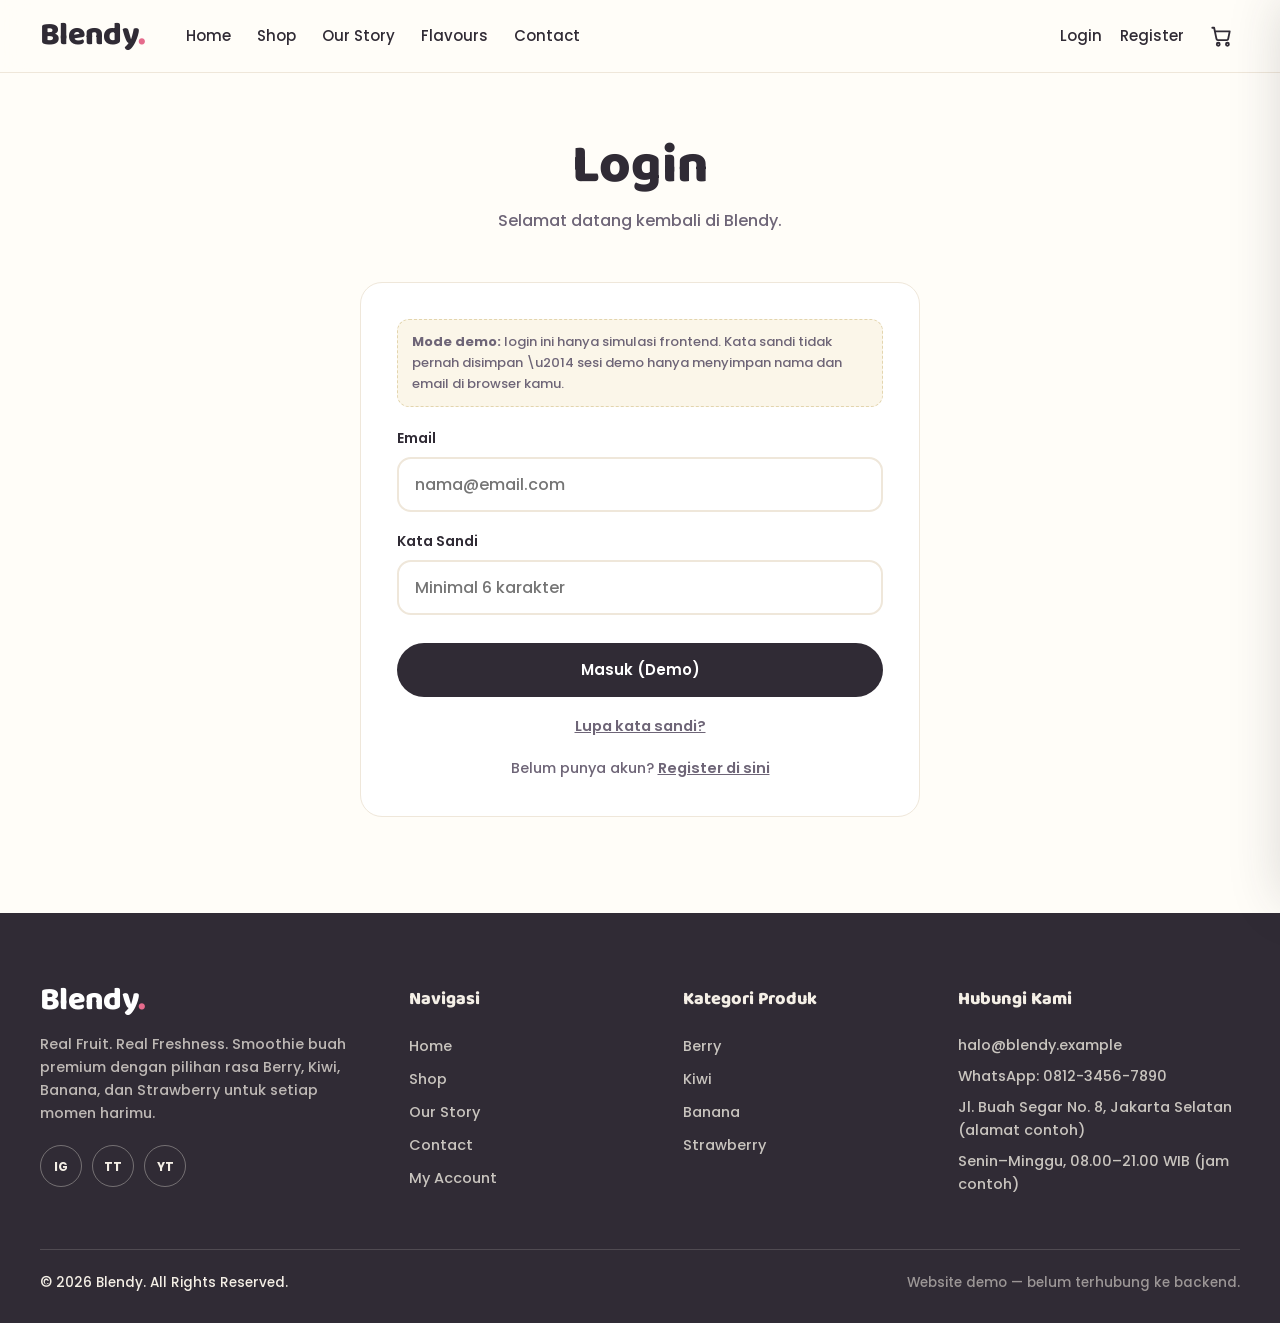
<file: docs/account.html>
<!DOCTYPE html>
<html lang="id">
<head>
<meta charset="utf-8">
<meta name="viewport" content="width=device-width, initial-scale=1">
<title>My Account — Blendy</title>
<meta name="description" content="Akun demo Blendy: profil dan riwayat pesananmu.">
<link rel="icon" href="data:image/svg+xml,%3Csvg xmlns='http://www.w3.org/2000/svg' viewBox='0 0 64 64'%3E%3Ccircle cx='32' cy='32' r='30' fill='%23B4D58A'/%3E%3Ctext x='32' y='44' font-family='Arial Black' font-size='34' font-weight='900' fill='%23302B35' text-anchor='middle'%3EB%3C/text%3E%3C/svg%3E">
<link rel="stylesheet" href="css/style.css">
<link rel="stylesheet" href="css/animations.css">
<link rel="stylesheet" href="css/responsive.css">
</head>
<body data-page="account">
<header class="site-bar" data-site-header></header>

<main>
  <div class="page-head wrap">
    <h1>My Account</h1>
    <p>Profil dan riwayat pesanan demo kamu.</p>
  </div>

  <section class="page-section wrap">
    <div class="account-grid" id="accountWrap">
      <div class="cart-panel">
        <h3 style="font-family:'Baloo 2',sans-serif;font-size:21px;margin-bottom:14px">Profil</h3>
        <p style="font-size:19px;font-weight:700" id="accName">\u2014</p>
        <p class="muted" id="accEmail">\u2014</p>
        <p class="badge badge-contoh" style="margin-top:12px">Akun mode demo</p>
        <button type="button" class="btn btn-ghost btn-block" id="logoutBtn" style="margin-top:20px">Keluar</button>
      </div>
      <div>
        <h3 style="font-family:'Baloo 2',sans-serif;font-size:23px;margin-bottom:18px">Order History</h3>
        <div id="orderHistory"></div>
      </div>
    </div>
  </section>
</main>

<footer class="site-footer" data-site-footer></footer>

<script src="js/products.js"></script>
<script src="js/cart.js"></script>
<script src="js/components.js"></script>
<script src="js/app.js"></script>
</body>
</html>
</file>
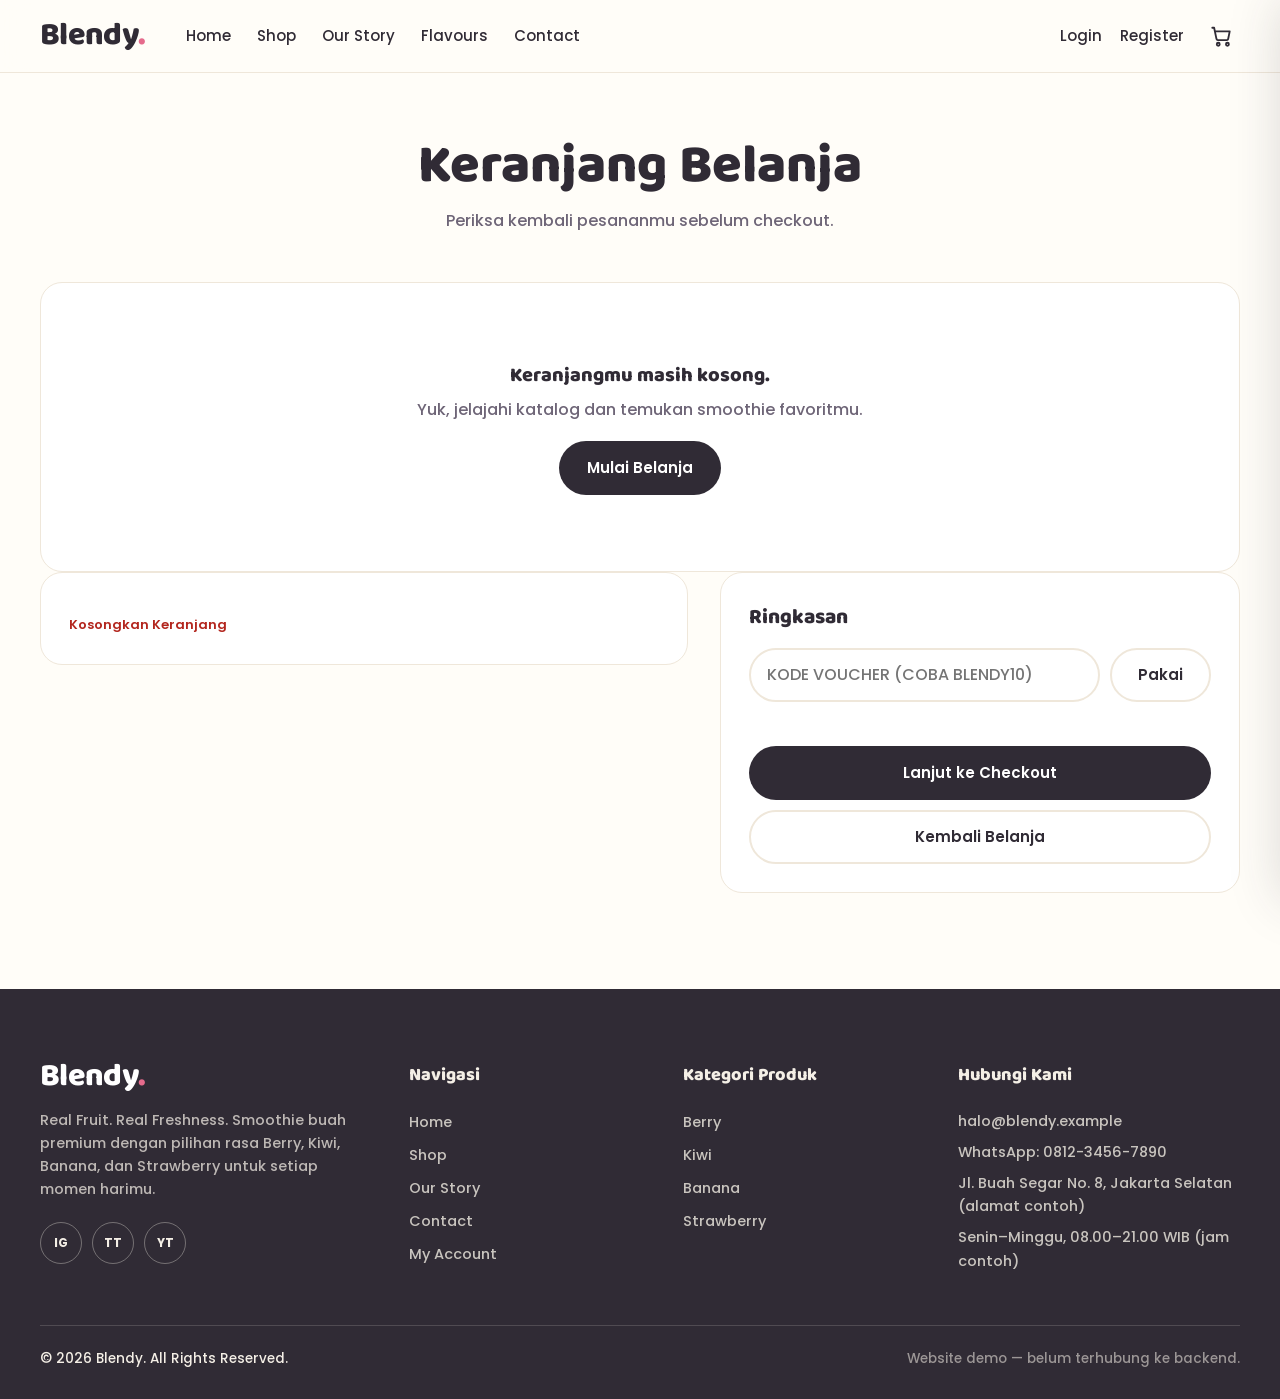
<file: docs/cart.html>
<!DOCTYPE html>
<html lang="id">
<head>
<meta charset="utf-8">
<meta name="viewport" content="width=device-width, initial-scale=1">
<title>Keranjang — Blendy</title>
<meta name="description" content="Keranjang belanja Blendy: atur jumlah, pakai voucher BLENDY10, dan lanjutkan ke checkout.">
<link rel="icon" href="data:image/svg+xml,%3Csvg xmlns='http://www.w3.org/2000/svg' viewBox='0 0 64 64'%3E%3Ccircle cx='32' cy='32' r='30' fill='%23C2B0DC'/%3E%3Ctext x='32' y='44' font-family='Arial Black' font-size='34' font-weight='900' fill='%23302B35' text-anchor='middle'%3EB%3C/text%3E%3C/svg%3E">
<link rel="stylesheet" href="css/style.css">
<link rel="stylesheet" href="css/animations.css">
<link rel="stylesheet" href="css/responsive.css">
</head>
<body data-page="cart">
<header class="site-bar" data-site-header></header>

<main>
  <div class="page-head wrap">
    <h1>Keranjang Belanja</h1>
    <p>Periksa kembali pesananmu sebelum checkout.</p>
  </div>

  <section class="page-section wrap">
    <div id="cartPageEmpty" class="cart-panel" hidden>
      <div class="cart-empty">
        <p>Keranjangmu masih kosong.</p>
        <p class="muted">Yuk, jelajahi katalog dan temukan smoothie favoritmu.</p>
        <a class="btn btn-primary" href="shop.html" style="margin-top:18px">Mulai Belanja</a>
      </div>
    </div>

    <div class="cart-layout" id="cartPageContent" hidden>
      <div class="cart-panel">
        <div id="cartPageBody"></div>
        <button type="button" class="cart-remove" id="clearCartBtn" style="margin-top:14px">Kosongkan Keranjang</button>
      </div>
      <div class="cart-panel">
        <h3 style="font-family:'Baloo 2',sans-serif;font-size:21px;margin-bottom:8px">Ringkasan</h3>
        <div class="voucher-row">
          <input type="text" id="voucherInput" placeholder="Kode voucher (coba BLENDY10)" aria-label="Kode voucher">
          <button type="button" class="btn btn-soft" id="applyVoucherBtn">Pakai</button>
        </div>
        <p class="form-msg" id="voucherMsg" role="status"></p>
        <div id="cartPageTotals"></div>
        <a class="btn btn-primary btn-block" href="checkout.html">Lanjut ke Checkout</a>
        <a class="btn btn-ghost btn-block" href="shop.html">Kembali Belanja</a>
      </div>
    </div>
  </section>
</main>

<footer class="site-footer" data-site-footer></footer>

<script src="js/products.js"></script>
<script src="js/cart.js"></script>
<script src="js/components.js"></script>
<script src="js/app.js"></script>
</body>
</html>
</file>
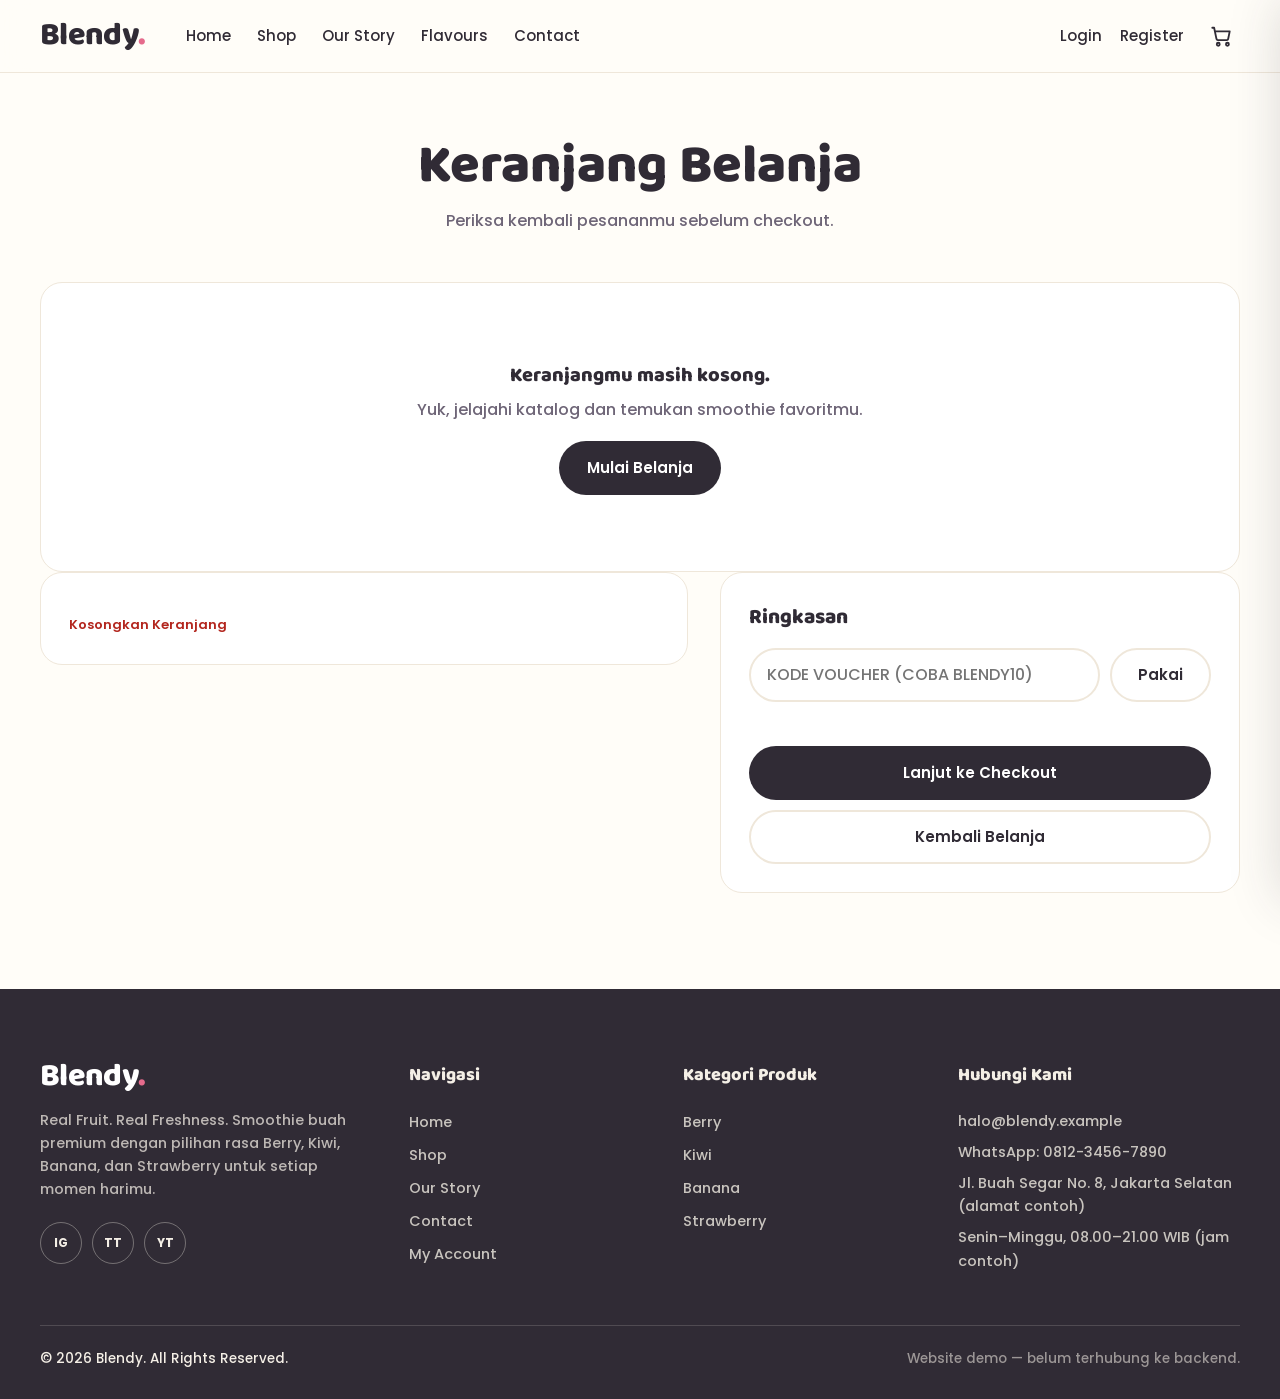
<file: docs/checkout.html>
<!DOCTYPE html>
<html lang="id">
<head>
<meta charset="utf-8">
<meta name="viewport" content="width=device-width, initial-scale=1">
<title>Checkout — Blendy</title>
<meta name="description" content="Checkout demo Blendy: lengkapi data pengiriman, pilih metode pembayaran simulasi, dan selesaikan pesanan.">
<link rel="icon" href="data:image/svg+xml,%3Csvg xmlns='http://www.w3.org/2000/svg' viewBox='0 0 64 64'%3E%3Ccircle cx='32' cy='32' r='30' fill='%23B4D58A'/%3E%3Ctext x='32' y='44' font-family='Arial Black' font-size='34' font-weight='900' fill='%23302B35' text-anchor='middle'%3EB%3C/text%3E%3C/svg%3E">
<link rel="stylesheet" href="css/style.css">
<link rel="stylesheet" href="css/animations.css">
<link rel="stylesheet" href="css/responsive.css">
</head>
<body data-page="checkout">
<header class="site-bar" data-site-header></header>

<main>
  <div class="page-head wrap">
    <h1>Checkout</h1>
    <p>Satu langkah lagi menuju smoothie favoritmu.</p>
  </div>

  <section class="page-section wrap">
    <form id="checkoutForm" novalidate>
      <div class="cart-layout">
        <div>
          <div class="cart-panel" style="margin-bottom:26px">
            <h3 style="font-family:'Baloo 2',sans-serif;font-size:21px;margin-bottom:18px">Informasi Pelanggan</h3>
            <div class="field">
              <label for="coName">Nama Lengkap</label>
              <input type="text" id="coName" autocomplete="name" placeholder="Nama lengkap kamu">
            </div>
            <div class="field">
              <label for="coEmail">Email</label>
              <input type="email" id="coEmail" autocomplete="email" placeholder="nama@email.com">
            </div>
            <div class="field">
              <label for="coPhone">Nomor Telepon</label>
              <input type="tel" id="coPhone" autocomplete="tel" placeholder="08xxxxxxxxxx">
            </div>
            <div class="field">
              <label for="coAddress">Alamat</label>
              <input type="text" id="coAddress" autocomplete="street-address" placeholder="Jalan, nomor rumah, RT/RW, kelurahan">
            </div>
            <div class="field">
              <label for="coCity">Kota</label>
              <input type="text" id="coCity" autocomplete="address-level2" placeholder="Kota / Kabupaten">
            </div>
            <div class="field" style="margin-bottom:0">
              <label for="coZip">Kode Pos</label>
              <input type="text" id="coZip" inputmode="numeric" autocomplete="postal-code" placeholder="5 digit kode pos">
            </div>
          </div>

          <div class="cart-panel">
            <h3 style="font-family:'Baloo 2',sans-serif;font-size:21px;margin-bottom:6px">Metode Pembayaran</h3>
            <p class="form-note">Semua metode di bawah ini adalah <strong>simulasi</strong> \u2014 tidak ada pembayaran sungguhan yang diproses di website demo ini.</p>
            <div class="pay-options">
              <label class="pay-option"><input type="radio" name="payment" value="Transfer Bank"><span>Transfer Bank<small>Simulasi transfer ke rekening virtual contoh.</small></span></label>
              <label class="pay-option"><input type="radio" name="payment" value="E-Wallet"><span>E-Wallet<small>Simulasi pembayaran dompet digital contoh.</small></span></label>
              <label class="pay-option"><input type="radio" name="payment" value="Cash on Delivery"><span>Cash on Delivery<small>Bayar tunai (simulasi) saat pesanan tiba.</small></span></label>
            </div>
            <p class="form-msg" id="payMsg" role="alert"></p>
          </div>
        </div>

        <div class="cart-panel">
          <h3 style="font-family:'Baloo 2',sans-serif;font-size:21px;margin-bottom:8px">Ringkasan Pesanan</h3>
          <div id="summaryItems"></div>
          <div class="voucher-row">
            <input type="text" id="coVoucherInput" placeholder="Kode voucher" aria-label="Kode voucher">
            <button type="button" class="btn btn-soft" id="coApplyVoucher">Pakai</button>
          </div>
          <p class="form-msg" id="coVoucherMsg" role="status"></p>
          <div id="summaryTotals"></div>
          <button type="submit" class="btn btn-primary btn-block">Buat Pesanan (Simulasi)</button>
          <a class="btn btn-ghost btn-block" href="cart.html">Kembali ke Keranjang</a>
        </div>
      </div>
    </form>
  </section>
</main>

<footer class="site-footer" data-site-footer></footer>

<script src="js/products.js"></script>
<script src="js/cart.js"></script>
<script src="js/components.js"></script>
<script src="js/app.js"></script>
<script src="js/checkout.js"></script>
</body>
</html>
</file>
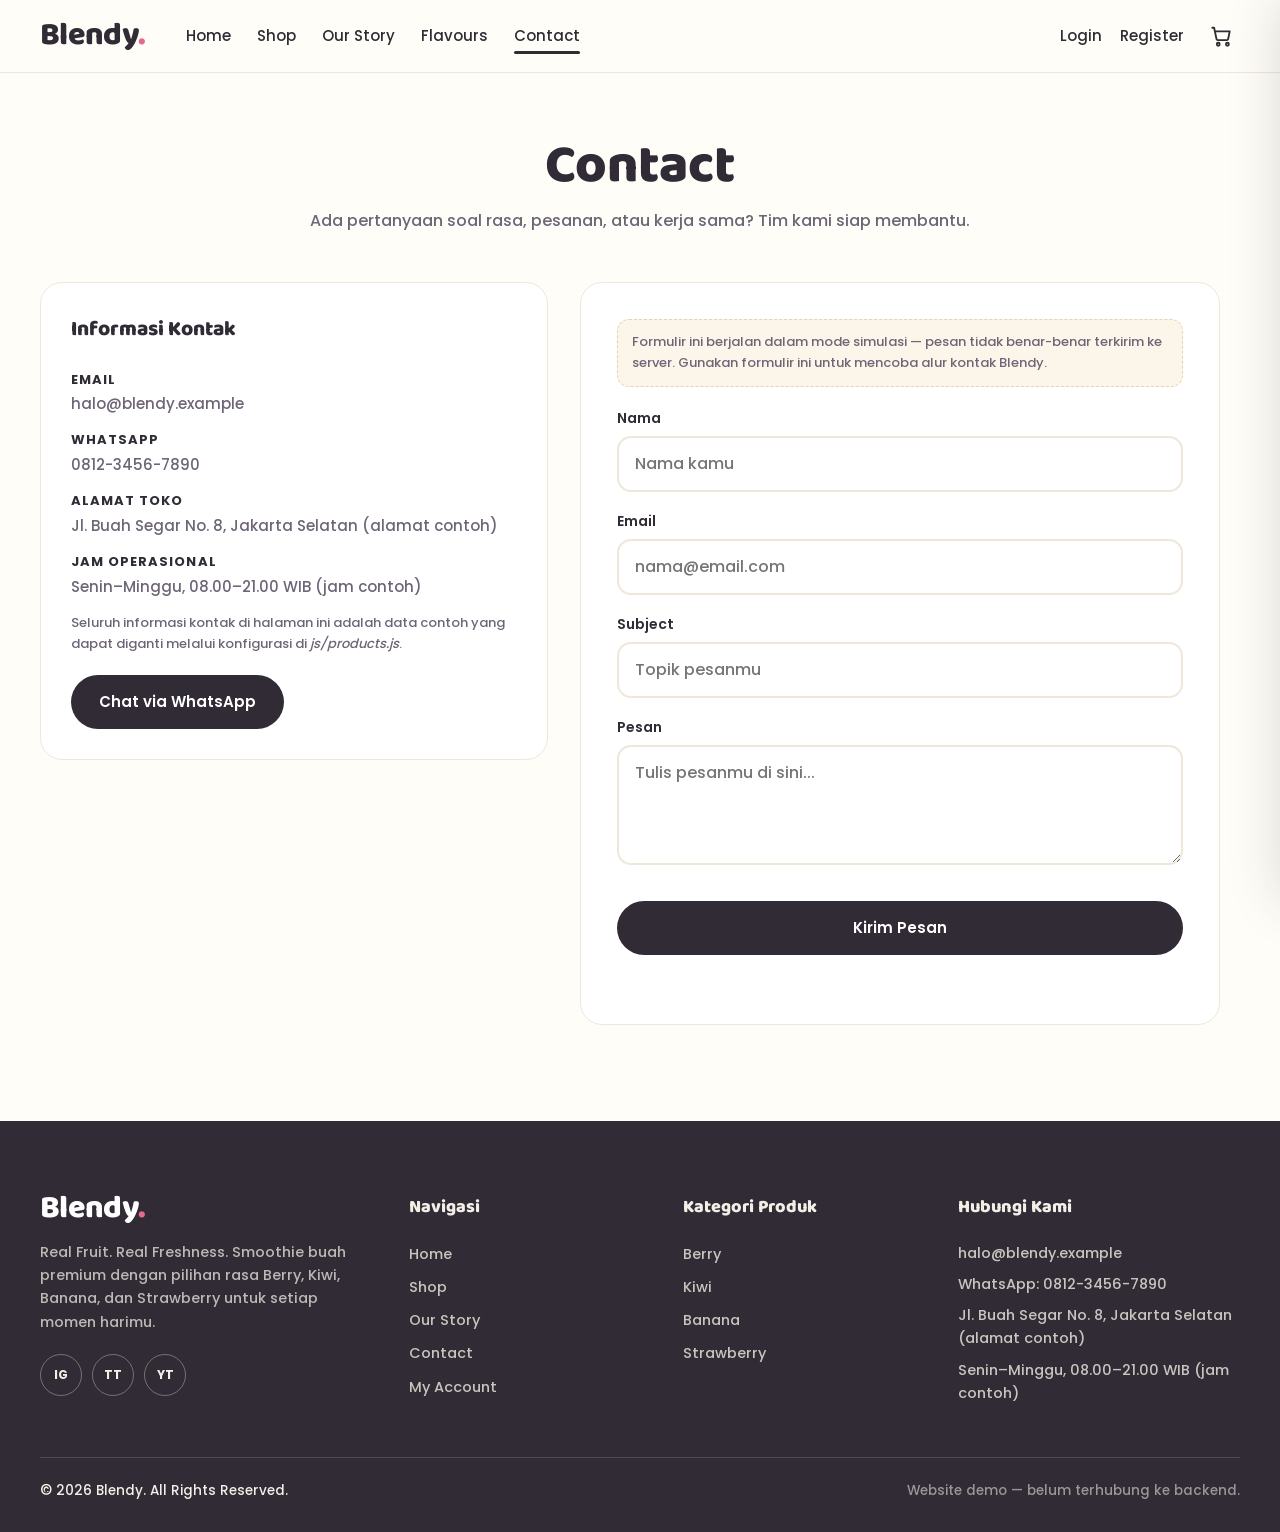
<file: docs/contact.html>
<!DOCTYPE html>
<html lang="id">
<head>
<meta charset="utf-8">
<meta name="viewport" content="width=device-width, initial-scale=1">
<title>Contact — Blendy</title>
<meta name="description" content="Hubungi Blendy: email, WhatsApp, alamat toko contoh, jam operasional, dan formulir kontak.">
<link rel="icon" href="data:image/svg+xml,%3Csvg xmlns='http://www.w3.org/2000/svg' viewBox='0 0 64 64'%3E%3Ccircle cx='32' cy='32' r='30' fill='%23F3DA8A'/%3E%3Ctext x='32' y='44' font-family='Arial Black' font-size='34' font-weight='900' fill='%23302B35' text-anchor='middle'%3EB%3C/text%3E%3C/svg%3E">
<link rel="stylesheet" href="css/style.css">
<link rel="stylesheet" href="css/animations.css">
<link rel="stylesheet" href="css/responsive.css">
</head>
<body data-page="contact">
<header class="site-bar" data-site-header></header>

<main>
  <div class="page-head wrap">
    <h1>Contact</h1>
    <p>Ada pertanyaan soal rasa, pesanan, atau kerja sama? Tim kami siap membantu.</p>
  </div>

  <section class="page-section wrap">
    <div class="contact-grid">
      <div class="contact-info-card reveal">
        <h3>Informasi Kontak</h3>
        <p><strong>Email</strong><span id="ciEmail"></span></p>
        <p><strong>WhatsApp</strong><span id="ciWa"></span></p>
        <p><strong>Alamat Toko</strong><span id="ciAddress"></span></p>
        <p><strong>Jam Operasional</strong><span id="ciHours"></span></p>
        <p class="muted" style="font-size:13px">Seluruh informasi kontak di halaman ini adalah data contoh yang dapat diganti melalui konfigurasi di <em>js/products.js</em>.</p>
        <a class="btn btn-primary" id="waButton" href="#" target="_blank" rel="noopener" style="margin-top:14px">Chat via WhatsApp</a>
      </div>

      <div class="form-card wide reveal" style="margin:0">
        <div class="form-note">Formulir ini berjalan dalam mode simulasi — pesan tidak benar-benar terkirim ke server. Gunakan formulir ini untuk mencoba alur kontak Blendy.</div>
        <form id="contactForm" novalidate>
          <div class="field">
            <label for="ctName">Nama</label>
            <input type="text" id="ctName" name="name" autocomplete="name" placeholder="Nama kamu">
          </div>
          <div class="field">
            <label for="ctEmail">Email</label>
            <input type="email" id="ctEmail" name="email" autocomplete="email" placeholder="nama@email.com">
          </div>
          <div class="field">
            <label for="ctSubject">Subject</label>
            <input type="text" id="ctSubject" name="subject" placeholder="Topik pesanmu">
          </div>
          <div class="field">
            <label for="ctMessage">Pesan</label>
            <textarea id="ctMessage" name="message" placeholder="Tulis pesanmu di sini..."></textarea>
          </div>
          <button type="submit" class="btn btn-primary btn-block">Kirim Pesan</button>
          <p class="form-msg" id="contactMsg" role="status"></p>
        </form>
      </div>
    </div>
  </section>
</main>

<footer class="site-footer" data-site-footer></footer>

<script src="js/products.js"></script>
<script src="js/cart.js"></script>
<script src="js/components.js"></script>
<script src="js/app.js"></script>
<script>
  (function () {
    document.getElementById("ciEmail").textContent = SITE_CONFIG.email;
    document.getElementById("ciWa").textContent = SITE_CONFIG.whatsappDisplay;
    document.getElementById("ciAddress").textContent = SITE_CONFIG.address;
    document.getElementById("ciHours").textContent = SITE_CONFIG.hours;
    document.getElementById("waButton").href = SITE_CONFIG.whatsappLink;
  })();
</script>
</body>
</html>
</file>
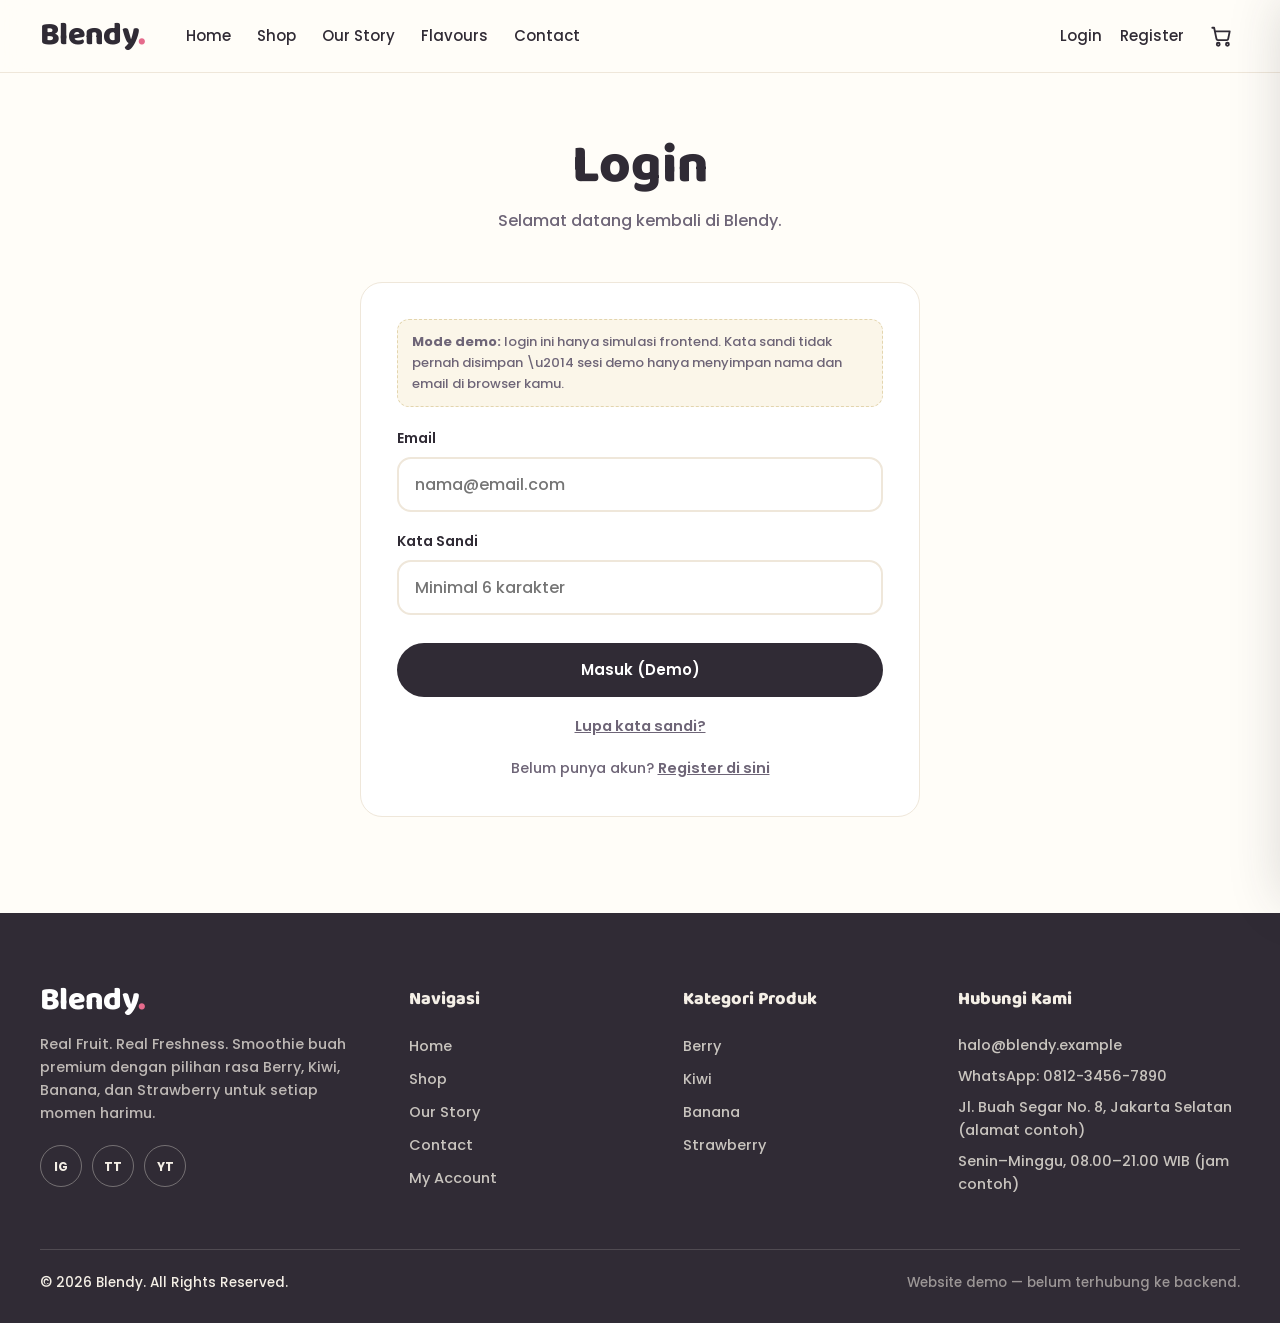
<file: docs/login.html>
<!DOCTYPE html>
<html lang="id">
<head>
<meta charset="utf-8">
<meta name="viewport" content="width=device-width, initial-scale=1">
<title>Login — Blendy</title>
<meta name="description" content="Masuk ke akun demo Blendy untuk melihat riwayat pesananmu.">
<link rel="icon" href="data:image/svg+xml,%3Csvg xmlns='http://www.w3.org/2000/svg' viewBox='0 0 64 64'%3E%3Ccircle cx='32' cy='32' r='30' fill='%23C2B0DC'/%3E%3Ctext x='32' y='44' font-family='Arial Black' font-size='34' font-weight='900' fill='%23302B35' text-anchor='middle'%3EB%3C/text%3E%3C/svg%3E">
<link rel="stylesheet" href="css/style.css">
<link rel="stylesheet" href="css/animations.css">
<link rel="stylesheet" href="css/responsive.css">
</head>
<body data-page="login">
<header class="site-bar" data-site-header></header>

<main>
  <div class="page-head wrap">
    <h1>Login</h1>
    <p>Selamat datang kembali di Blendy.</p>
  </div>

  <section class="page-section wrap">
    <div class="form-card">
      <div class="form-note"><strong>Mode demo:</strong> login ini hanya simulasi frontend. Kata sandi tidak pernah disimpan \u2014 sesi demo hanya menyimpan nama dan email di browser kamu.</div>
      <form id="loginForm" novalidate>
        <div class="field">
          <label for="liEmail">Email</label>
          <input type="email" id="liEmail" autocomplete="email" placeholder="nama@email.com">
        </div>
        <div class="field">
          <label for="liPass">Kata Sandi</label>
          <input type="password" id="liPass" autocomplete="current-password" placeholder="Minimal 6 karakter">
        </div>
        <button type="submit" class="btn btn-primary btn-block">Masuk (Demo)</button>
      </form>
      <p class="form-alt">
        <button type="button" class="link-btn" id="forgotToggle">Lupa kata sandi?</button>
      </p>
      <div id="forgotPanel" hidden>
        <form id="forgotForm" novalidate style="margin-top:14px">
          <div class="field">
            <label for="fpEmail">Email untuk Atur Ulang</label>
            <input type="email" id="fpEmail" placeholder="nama@email.com">
          </div>
          <button type="submit" class="btn btn-soft btn-block">Kirim Tautan (Simulasi)</button>
          <p class="form-msg" id="forgotMsg" role="status"></p>
        </form>
      </div>
      <p class="form-alt">Belum punya akun? <a href="register.html">Register di sini</a></p>
    </div>
  </section>
</main>

<footer class="site-footer" data-site-footer></footer>

<script src="js/products.js"></script>
<script src="js/cart.js"></script>
<script src="js/components.js"></script>
<script src="js/app.js"></script>
</body>
</html>
</file>
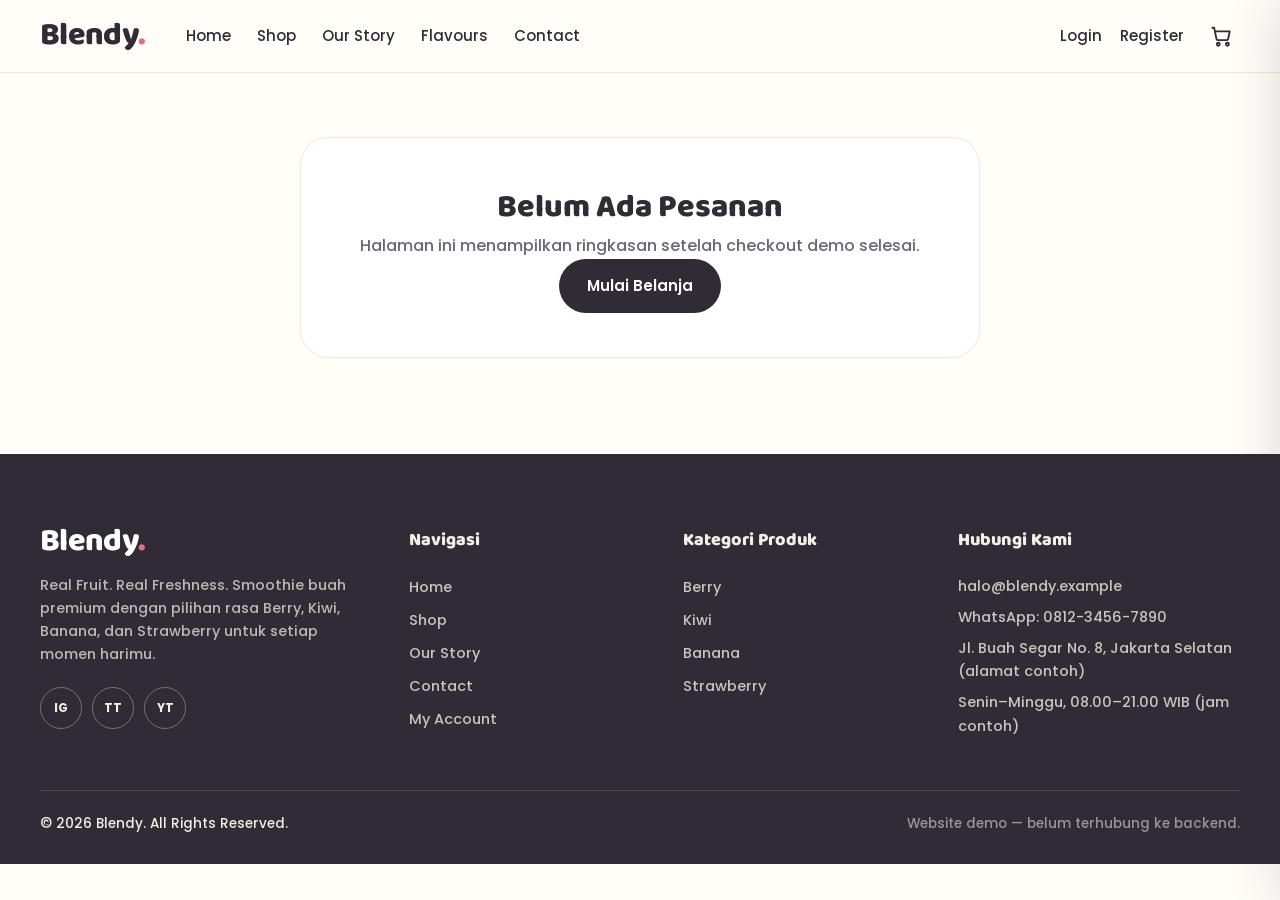
<file: docs/order-success.html>
<!DOCTYPE html>
<html lang="id">
<head>
<meta charset="utf-8">
<meta name="viewport" content="width=device-width, initial-scale=1">
<title>Pesanan Berhasil — Blendy</title>
<meta name="description" content="Ringkasan pesanan demo Blendy yang baru saja dibuat.">
<link rel="icon" href="data:image/svg+xml,%3Csvg xmlns='http://www.w3.org/2000/svg' viewBox='0 0 64 64'%3E%3Ccircle cx='32' cy='32' r='30' fill='%23F2AFC0'/%3E%3Ctext x='32' y='44' font-family='Arial Black' font-size='34' font-weight='900' fill='%23302B35' text-anchor='middle'%3EB%3C/text%3E%3C/svg%3E">
<link rel="stylesheet" href="css/style.css">
<link rel="stylesheet" href="css/animations.css">
<link rel="stylesheet" href="css/responsive.css">
</head>
<body data-page="success">
<header class="site-bar" data-site-header></header>

<main>
  <section class="page-section wrap" style="padding-top:64px">
    <div id="successWrap">
      <div class="success-card">
        <div class="success-icon" aria-hidden="true">&#10003;</div>
        <h1>Terima Kasih! Pesananmu Diterima</h1>
        <p class="muted">Nomor pesanan simulasi kamu:</p>
        <div class="success-number" id="successNumber">BLD-2026-0000</div>
        <p class="form-note" style="text-align:left">Ini adalah pesanan <strong>simulasi</strong> dari website demo. Tidak ada pembayaran yang diproses dan tidak ada produk yang benar-benar dikirim.</p>
        <div class="success-details">
          <h3 style="font-family:'Baloo 2',sans-serif;margin-bottom:6px">Ringkasan Pesanan</h3>
          <div id="successItems"></div>
          <div id="successTotals"></div>
        </div>
        <div class="success-details">
          <h3 style="font-family:'Baloo 2',sans-serif;margin-bottom:10px">Informasi Pelanggan</h3>
          <div id="successCustomer"></div>
        </div>
        <a class="btn btn-primary" href="index.html" style="margin-top:28px">Kembali ke Home</a>
        <a class="btn btn-soft" href="account.html" style="margin-top:28px">Lihat Riwayat Pesanan</a>
      </div>
    </div>
  </section>
</main>

<footer class="site-footer" data-site-footer></footer>

<script src="js/products.js"></script>
<script src="js/cart.js"></script>
<script src="js/components.js"></script>
<script src="js/app.js"></script>
<script src="js/checkout.js"></script>
</body>
</html>
</file>
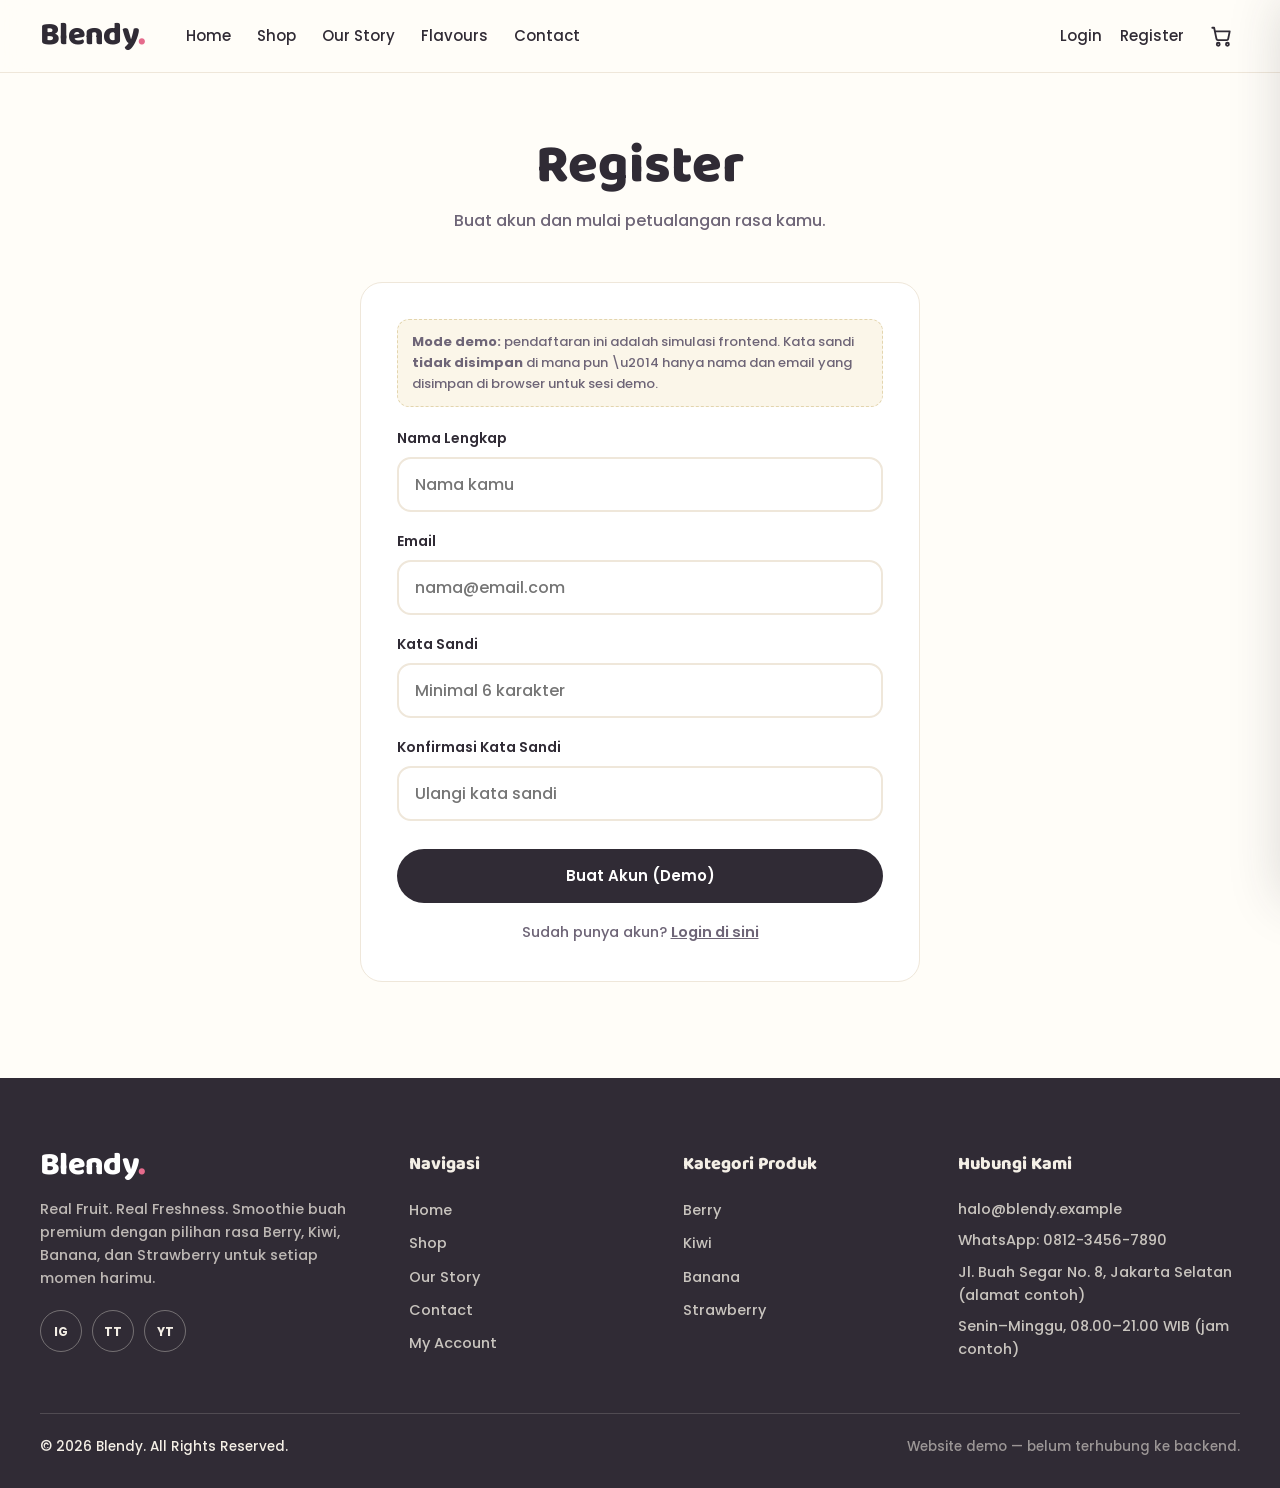
<file: docs/register.html>
<!DOCTYPE html>
<html lang="id">
<head>
<meta charset="utf-8">
<meta name="viewport" content="width=device-width, initial-scale=1">
<title>Register — Blendy</title>
<meta name="description" content="Buat akun demo Blendy untuk pengalaman belanja yang lebih personal.">
<link rel="icon" href="data:image/svg+xml,%3Csvg xmlns='http://www.w3.org/2000/svg' viewBox='0 0 64 64'%3E%3Ccircle cx='32' cy='32' r='30' fill='%23F3DA8A'/%3E%3Ctext x='32' y='44' font-family='Arial Black' font-size='34' font-weight='900' fill='%23302B35' text-anchor='middle'%3EB%3C/text%3E%3C/svg%3E">
<link rel="stylesheet" href="css/style.css">
<link rel="stylesheet" href="css/animations.css">
<link rel="stylesheet" href="css/responsive.css">
</head>
<body data-page="register">
<header class="site-bar" data-site-header></header>

<main>
  <div class="page-head wrap">
    <h1>Register</h1>
    <p>Buat akun dan mulai petualangan rasa kamu.</p>
  </div>

  <section class="page-section wrap">
    <div class="form-card">
      <div class="form-note"><strong>Mode demo:</strong> pendaftaran ini adalah simulasi frontend. Kata sandi <strong>tidak disimpan</strong> di mana pun \u2014 hanya nama dan email yang disimpan di browser untuk sesi demo.</div>
      <form id="registerForm" novalidate>
        <div class="field">
          <label for="rgName">Nama Lengkap</label>
          <input type="text" id="rgName" autocomplete="name" placeholder="Nama kamu">
        </div>
        <div class="field">
          <label for="rgEmail">Email</label>
          <input type="email" id="rgEmail" autocomplete="email" placeholder="nama@email.com">
        </div>
        <div class="field">
          <label for="rgPass">Kata Sandi</label>
          <input type="password" id="rgPass" autocomplete="new-password" placeholder="Minimal 6 karakter">
        </div>
        <div class="field">
          <label for="rgPass2">Konfirmasi Kata Sandi</label>
          <input type="password" id="rgPass2" autocomplete="new-password" placeholder="Ulangi kata sandi">
        </div>
        <button type="submit" class="btn btn-primary btn-block">Buat Akun (Demo)</button>
      </form>
      <p class="form-alt">Sudah punya akun? <a href="login.html">Login di sini</a></p>
    </div>
  </section>
</main>

<footer class="site-footer" data-site-footer></footer>

<script src="js/products.js"></script>
<script src="js/cart.js"></script>
<script src="js/components.js"></script>
<script src="js/app.js"></script>
</body>
</html>
</file>
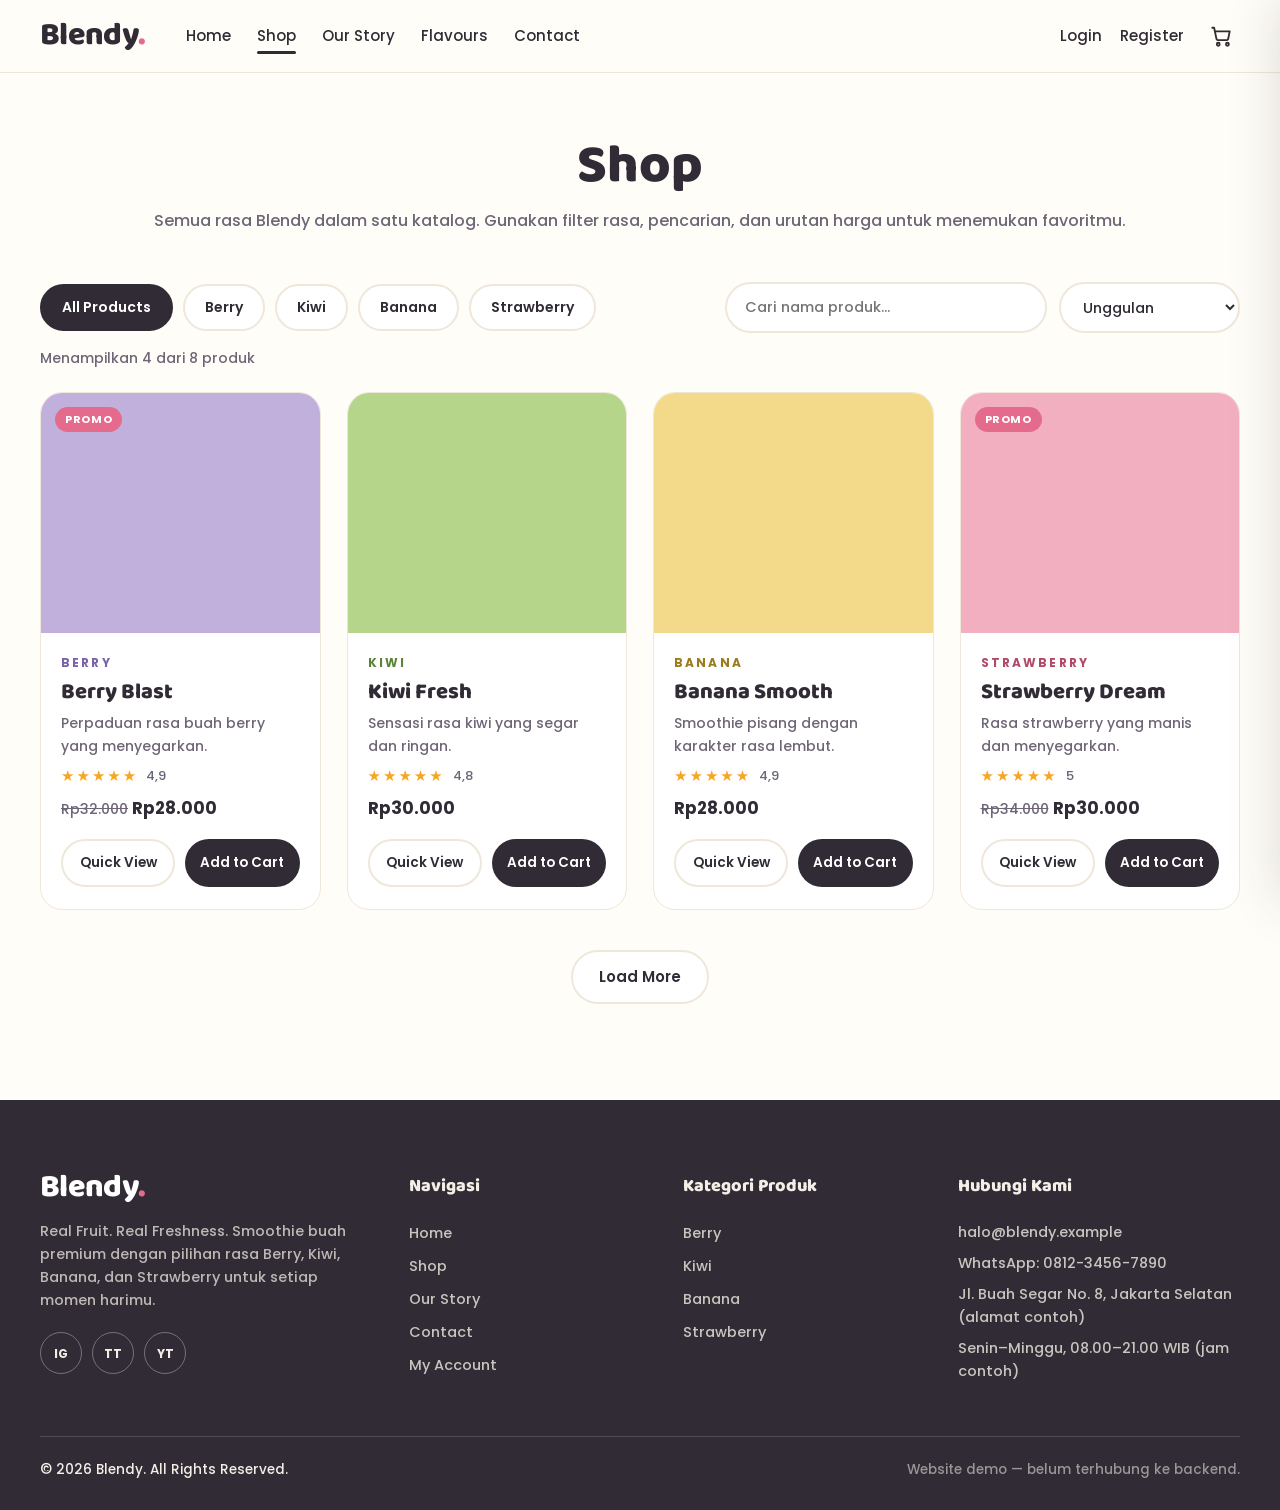
<file: docs/shop.html>
<!DOCTYPE html>
<html lang="id">
<head>
<meta charset="utf-8">
<meta name="viewport" content="width=device-width, initial-scale=1">
<title>Shop — Blendy Smoothie</title>
<meta name="description" content="Katalog smoothie Blendy: Berry Blast, Kiwi Fresh, Banana Smooth, Strawberry Dream, dan lainnya. Filter rasa, cari produk, dan pesan ukuran favoritmu.">
<link rel="icon" href="data:image/svg+xml,%3Csvg xmlns='http://www.w3.org/2000/svg' viewBox='0 0 64 64'%3E%3Ccircle cx='32' cy='32' r='30' fill='%23F2AFC0'/%3E%3Ctext x='32' y='44' font-family='Arial Black' font-size='34' font-weight='900' fill='%23302B35' text-anchor='middle'%3EB%3C/text%3E%3C/svg%3E">
<link rel="stylesheet" href="css/style.css">
<link rel="stylesheet" href="css/animations.css">
<link rel="stylesheet" href="css/responsive.css">
</head>
<body data-page="shop">
<header class="site-bar" data-site-header></header>

<main>
  <div class="page-head wrap">
    <h1>Shop</h1>
    <p>Semua rasa Blendy dalam satu katalog. Gunakan filter rasa, pencarian, dan urutan harga untuk menemukan favoritmu.</p>
  </div>

  <section class="page-section wrap">
    <div class="shop-toolbar">
      <div class="chip-row" role="group" aria-label="Filter berdasarkan rasa">
        <button type="button" class="chip active" data-cat="all">All Products</button>
        <button type="button" class="chip" data-cat="berry">Berry</button>
        <button type="button" class="chip" data-cat="kiwi">Kiwi</button>
        <button type="button" class="chip" data-cat="banana">Banana</button>
        <button type="button" class="chip" data-cat="strawberry">Strawberry</button>
      </div>
      <div class="shop-tools">
        <input type="search" id="shopSearch" placeholder="Cari nama produk..." aria-label="Cari nama produk">
        <select id="shopSort" aria-label="Urutkan produk">
          <option value="featured">Unggulan</option>
          <option value="price-asc">Harga Terendah</option>
          <option value="price-desc">Harga Tertinggi</option>
          <option value="newest">Produk Terbaru</option>
        </select>
      </div>
    </div>
    <p class="shop-count" id="shopCount"></p>
    <div class="product-grid" id="shopGrid"></div>
    <div class="load-more-wrap">
      <button type="button" class="btn btn-soft" id="loadMoreBtn" hidden>Load More</button>
    </div>
  </section>
</main>

<footer class="site-footer" data-site-footer></footer>

<script src="js/products.js"></script>
<script src="js/cart.js"></script>
<script src="js/components.js"></script>
<script src="js/app.js"></script>
</body>
</html>
</file>
<file: docs/css/style.css>
/* ============================================================
   Blendy — gaya utama situs (di luar hero, yang punya gaya
   inline sendiri di index.html mengikuti spek hero).
   ============================================================ */

@font-face {
  font-family: "Poppins";
  src: url("../assets/fonts/poppins-500.woff2") format("woff2");
  font-weight: 500; font-style: normal; font-display: swap;
}
@font-face {
  font-family: "Poppins";
  src: url("../assets/fonts/poppins-600.woff2") format("woff2");
  font-weight: 600; font-style: normal; font-display: swap;
}
@font-face {
  font-family: "Poppins";
  src: url("../assets/fonts/poppins-700.woff2") format("woff2");
  font-weight: 700; font-style: normal; font-display: swap;
}
@font-face {
  font-family: "Baloo 2";
  src: url("../assets/fonts/baloo2-800.woff2") format("woff2");
  font-weight: 800; font-style: normal; font-display: swap;
}

:root {
  --berry: #C2B0DC;
  --kiwi: #B4D58A;
  --banana: #F3DA8A;
  --strawberry: #F2AFC0;
  --bg: #FFFDF8;
  --ink: #302B35;
  --ink-soft: #6E6577;
  --line: #EFE7DA;
  --radius: 22px;
  --shadow: 0 18px 40px rgba(48, 43, 53, 0.10);
  --ease: cubic-bezier(0.22, 0.8, 0.3, 1);
}

* { box-sizing: border-box; margin: 0; padding: 0; }

html { scroll-behavior: smooth; }

body {
  font-family: "Poppins", system-ui, sans-serif;
  background: var(--bg);
  color: var(--ink);
  line-height: 1.6;
  -webkit-font-smoothing: antialiased;
  overflow-x: hidden;
}

body.no-scroll { overflow: hidden; }

img, svg { max-width: 100%; }
a { color: inherit; }
button { font: inherit; cursor: pointer; background: none; border: none; color: inherit; }
input, select, textarea { font: inherit; color: inherit; }
:focus-visible { outline: 3px solid rgba(48, 43, 53, 0.45); outline-offset: 2px; border-radius: 6px; }

.wrap { width: min(1200px, 100% - 48px); margin-inline: auto; }
.muted { color: var(--ink-soft); }
.stars { color: #F5A623; letter-spacing: 2px; font-size: 15px; }

/* ---------- Tombol ---------- */
.btn {
  display: inline-flex; align-items: center; justify-content: center; gap: 8px;
  padding: 13px 26px; border-radius: 999px; font-weight: 600; font-size: 15px;
  text-decoration: none; border: 2px solid transparent;
  transition: transform 0.25s var(--ease), box-shadow 0.25s var(--ease), background 0.25s;
}
.btn:active { transform: scale(0.97); }
.btn-primary { background: var(--ink); color: #fff; }
.btn-primary:hover { box-shadow: 0 10px 24px rgba(48, 43, 53, 0.25); transform: translateY(-2px); }
.btn-primary:disabled { background: #B9B2C0; cursor: not-allowed; box-shadow: none; transform: none; }
.btn-soft { background: #fff; border-color: var(--line); }
.btn-soft:hover { border-color: var(--ink); }
.btn-ghost { background: transparent; border-color: var(--line); }
.btn-ghost:hover { border-color: var(--ink); }
.btn-block { width: 100%; margin-top: 10px; }
.btn-light { background: #fff; color: var(--ink); }

/* ---------- Header situs ---------- */
.site-bar {
  position: sticky; top: 0; z-index: 60;
  background: rgba(255, 253, 248, 0.88);
  backdrop-filter: blur(14px); -webkit-backdrop-filter: blur(14px);
  border-bottom: 1px solid var(--line);
}
.site-bar-inner {
  width: min(1200px, 100% - 48px); margin-inline: auto;
  display: flex; align-items: center; gap: 28px; min-height: 72px;
}
.site-logo {
  font-family: "Baloo 2", "Poppins", sans-serif; font-weight: 800;
  font-size: 32px; letter-spacing: -0.02em; text-decoration: none; line-height: 1;
}
.site-logo .logo-dot { color: #E56B8C; }
.site-logo.light { color: #fff; }
.site-nav { display: flex; gap: 26px; margin-left: 12px; }
.site-nav a {
  text-decoration: none; font-weight: 500; font-size: 15px; position: relative; padding: 6px 0;
}
.site-nav a::after {
  content: ""; position: absolute; left: 0; bottom: 0; height: 3px; width: 0;
  background: var(--ink); border-radius: 3px; transition: width 0.3s var(--ease);
}
.site-nav a:hover::after, .site-nav a.active::after { width: 100%; }
.site-actions { margin-left: auto; display: flex; align-items: center; gap: 18px; font-weight: 500; font-size: 15px; }
.site-actions a { text-decoration: none; }
.cart-btn { position: relative; display: inline-flex; padding: 8px; border-radius: 50%; }
.cart-btn:hover { background: rgba(48, 43, 53, 0.06); }
.cart-badge {
  position: absolute; top: -2px; right: -4px; min-width: 20px; height: 20px;
  padding: 0 5px; border-radius: 999px; background: #E56B8C; color: #fff;
  font-size: 11px; font-weight: 700; display: inline-flex; align-items: center; justify-content: center;
}
.cart-badge[hidden] { display: none; }
.nav-toggle { display: none; flex-direction: column; gap: 5px; padding: 8px; margin-left: auto; }
.nav-toggle span { width: 24px; height: 2px; background: var(--ink); border-radius: 2px; display: block; }

/* ---------- Judul section ---------- */
.section { padding: 96px 0; }
.section-head { text-align: center; max-width: 640px; margin: 0 auto 48px; }
.section-head .eyebrow {
  display: inline-block; font-weight: 600; font-size: 13px; letter-spacing: 0.22em;
  text-transform: uppercase; padding: 7px 16px; border-radius: 999px; margin-bottom: 16px;
}
.section-head h2 { font-family: "Baloo 2", sans-serif; font-weight: 800; font-size: clamp(32px, 4.6vw, 48px); line-height: 1.12; letter-spacing: -0.01em; }
.section-head p { color: var(--ink-soft); margin-top: 14px; }

/* ---------- Intro brand ---------- */
.intro-grid { display: grid; grid-template-columns: 1.05fr 1fr; gap: 56px; align-items: center; }
.intro-copy .eyebrow { background: var(--berry); color: var(--ink); display: inline-block; font-weight: 600; font-size: 13px; letter-spacing: 0.22em; text-transform: uppercase; padding: 7px 16px; border-radius: 999px; margin-bottom: 18px; }
.intro-copy h2 { font-family: "Baloo 2", sans-serif; font-weight: 800; font-size: clamp(34px, 4.6vw, 52px); line-height: 1.1; }
.intro-copy p { color: var(--ink-soft); margin: 20px 0 28px; font-size: 17px; }
.intro-visual {
  position: relative; border-radius: 32px; min-height: 420px;
  display: flex; align-items: flex-end; justify-content: center; overflow: hidden;
}
.intro-bottle { width: 46%; background-repeat: no-repeat; filter: drop-shadow(0 24px 24px rgba(48, 43, 53, 0.18)); margin-bottom: -6px; }
.intro-fruit { position: absolute; background-repeat: no-repeat; }
.intro-fruit.f1 { width: 24%; left: 6%; top: 10%; }
.intro-fruit.f2 { width: 20%; right: 7%; top: 22%; }
.intro-fruit.f3 { width: 17%; right: 14%; bottom: 12%; }

/* ---------- Kartu produk ---------- */
.product-grid { display: grid; grid-template-columns: repeat(4, 1fr); gap: 26px; }
.product-card {
  background: #fff; border: 1px solid var(--line); border-radius: var(--radius);
  overflow: hidden; display: flex; flex-direction: column;
  transition: transform 0.35s var(--ease), box-shadow 0.35s var(--ease);
}
.product-card:hover { transform: translateY(-6px); box-shadow: var(--shadow); }
.card-media {
  position: relative; display: flex; align-items: flex-end; justify-content: center;
  min-height: 240px; width: 100%; padding-top: 22px; overflow: hidden;
}
.card-bottle { width: 44%; background-repeat: no-repeat; filter: drop-shadow(0 14px 14px rgba(48, 43, 53, 0.16)); transition: transform 0.4s var(--ease); }
.product-card:hover .card-bottle { transform: translateY(-6px) rotate(-2deg); }
.badge {
  display: inline-block; font-size: 11px; font-weight: 700; letter-spacing: 0.06em;
  padding: 4px 10px; border-radius: 999px; text-transform: uppercase;
}
.card-media .badge { position: absolute; top: 14px; left: 14px; }
.card-media .badge + .badge { top: 46px; }
.badge-new { background: var(--ink); color: #fff; }
.badge-promo { background: #E56B8C; color: #fff; }
.badge-out { background: #fff; color: var(--ink); }
.badge-contoh { background: #F1EAD9; color: var(--ink-soft); text-transform: none; letter-spacing: 0; font-weight: 600; }
.card-body { padding: 20px 20px 22px; display: flex; flex-direction: column; gap: 7px; flex: 1; }
.card-flavour { font-size: 12px; font-weight: 700; letter-spacing: 0.18em; text-transform: uppercase; }
.card-body h3 { font-family: "Baloo 2", sans-serif; font-size: 22px; font-weight: 800; line-height: 1.2; }
.card-body p { color: var(--ink-soft); font-size: 14px; flex: 1; }
.card-rating { display: flex; gap: 8px; align-items: center; font-size: 13px; color: var(--ink-soft); }
.card-price { font-size: 17px; }
.price-now { font-weight: 700; }
.price-old { color: var(--ink-soft); text-decoration: line-through; font-size: 14px; font-weight: 500; }
.card-actions { display: flex; gap: 10px; margin-top: 10px; }
.card-actions .btn { flex: 1; padding: 11px 10px; font-size: 13.5px; }

/* ---------- Why Blendy ---------- */
.why-section { background: #fff; }
.why-grid { display: grid; grid-template-columns: repeat(4, 1fr); gap: 26px; }
.why-card { border: 1px solid var(--line); border-radius: var(--radius); padding: 30px 24px; background: var(--bg); }
.why-icon { width: 56px; height: 56px; border-radius: 18px; display: flex; align-items: center; justify-content: center; margin-bottom: 18px; }
.why-card h3 { font-family: "Baloo 2", sans-serif; font-size: 20px; font-weight: 800; margin-bottom: 8px; }
.why-card p { color: var(--ink-soft); font-size: 14.5px; }

/* ---------- Promo ---------- */
.promo-banner {
  border-radius: 32px; padding: 56px; color: var(--ink);
  display: grid; grid-template-columns: 1.3fr 1fr; gap: 32px; align-items: center;
  background: linear-gradient(120deg, var(--strawberry), var(--banana));
  overflow: hidden; position: relative;
}
.promo-banner h2 { font-family: "Baloo 2", sans-serif; font-weight: 800; font-size: clamp(30px, 4vw, 44px); line-height: 1.12; }
.promo-banner p { margin-top: 12px; max-width: 46ch; }
.voucher-box {
  background: rgba(255, 255, 255, 0.75); border: 2px dashed rgba(48, 43, 53, 0.4);
  border-radius: 20px; padding: 26px; text-align: center;
}
.voucher-code { font-family: "Baloo 2", sans-serif; font-size: 34px; font-weight: 800; letter-spacing: 0.12em; }
.voucher-box p { font-size: 14px; margin: 6px 0 16px; }
.voucher-actions { display: flex; gap: 10px; justify-content: center; flex-wrap: wrap; }

/* ---------- Teaser About ---------- */
.about-teaser { display: grid; grid-template-columns: 1fr 1fr; gap: 56px; align-items: center; }
.about-collage { position: relative; min-height: 400px; border-radius: 32px; overflow: hidden; }
.about-collage .col-bottle { position: absolute; width: 38%; left: 31%; bottom: -4px; background-repeat: no-repeat; filter: drop-shadow(0 20px 20px rgba(48, 43, 53, 0.18)); }
.about-collage .col-fruit { position: absolute; background-repeat: no-repeat; }
.about-copy h2 { font-family: "Baloo 2", sans-serif; font-weight: 800; font-size: clamp(32px, 4.4vw, 48px); line-height: 1.12; }
.about-copy p { color: var(--ink-soft); margin: 18px 0 26px; }
.vm-grid { display: grid; grid-template-columns: 1fr 1fr; gap: 20px; margin-top: 8px; }
.vm-card { background: #fff; border: 1px solid var(--line); border-radius: 18px; padding: 22px; }
.vm-card h4 { font-family: "Baloo 2", sans-serif; font-size: 18px; margin-bottom: 6px; }
.vm-card p { font-size: 14px; margin: 0; }

/* ---------- Testimoni ---------- */
.testi-section { background: #fff; overflow: hidden; }
.testi-viewport { overflow: hidden; }
.testi-track { display: flex; transition: transform 0.6s var(--ease); }
.testi-card {
  flex: 0 0 calc(100% / 3); padding: 30px; margin: 0 13px;
  background: var(--bg); border: 1px solid var(--line); border-radius: var(--radius);
  display: flex; flex-direction: column; gap: 14px;
}
.testi-card:first-child { margin-left: 0; }
.testi-card blockquote { font-size: 16.5px; line-height: 1.65; flex: 1; }
.testi-card figcaption { font-weight: 600; display: flex; align-items: center; gap: 10px; flex-wrap: wrap; }
.testi-nav { display: flex; gap: 12px; justify-content: center; margin-top: 30px; }
.testi-nav button {
  width: 50px; height: 50px; border-radius: 50%; border: 2px solid var(--line);
  display: flex; align-items: center; justify-content: center; background: #fff;
  transition: border-color 0.25s, transform 0.25s;
}
.testi-nav button:hover { border-color: var(--ink); transform: translateY(-2px); }
.contoh-note { text-align: center; color: var(--ink-soft); font-size: 13px; margin-top: 16px; }

/* ---------- Newsletter ---------- */
.newsletter-box {
  border-radius: 32px; padding: 56px; text-align: center; background: var(--kiwi);
}
.newsletter-box h2 { font-family: "Baloo 2", sans-serif; font-weight: 800; font-size: clamp(30px, 4vw, 42px); }
.newsletter-box p { max-width: 52ch; margin: 12px auto 26px; }
.newsletter-form { display: flex; gap: 12px; max-width: 520px; margin: 0 auto; }
.newsletter-form input {
  flex: 1; padding: 14px 20px; border-radius: 999px; border: 2px solid transparent;
  background: #fff; min-width: 0;
}
.newsletter-form input.invalid { border-color: #D64545; }
.form-msg { margin-top: 14px; font-size: 14px; min-height: 1.4em; }
.form-msg.error { color: #B3261E; }
.form-msg.success { color: #2E6B1E; font-weight: 600; }

/* ---------- FAQ ---------- */
.faq-list { max-width: 820px; margin: 0 auto; display: flex; flex-direction: column; gap: 14px; }
.faq-item { background: #fff; border: 1px solid var(--line); border-radius: 18px; overflow: hidden; }
.faq-q {
  width: 100%; display: flex; justify-content: space-between; align-items: center; gap: 16px;
  padding: 20px 24px; font-weight: 600; font-size: 16px; text-align: left;
}
.faq-q .faq-arrow { transition: transform 0.35s var(--ease); flex: none; }
.faq-item.open .faq-arrow { transform: rotate(180deg); }
.faq-a { max-height: 0; overflow: hidden; transition: max-height 0.45s var(--ease); }
.faq-item.open .faq-a { max-height: 300px; }
.faq-a p { padding: 0 24px 22px; color: var(--ink-soft); }

/* ---------- Footer ---------- */
.site-footer { background: var(--ink); color: #F4EFE6; margin-top: 0; }
.footer-grid {
  width: min(1200px, 100% - 48px); margin-inline: auto;
  display: grid; grid-template-columns: 1.4fr 1fr 1fr 1.2fr; gap: 40px; padding: 72px 0 48px;
}
.footer-brand p { color: rgba(244, 239, 230, 0.72); margin: 16px 0 20px; font-size: 14.5px; max-width: 34ch; }
.social-row { display: flex; gap: 10px; }
.social-row a {
  width: 42px; height: 42px; border-radius: 50%; border: 1.5px solid rgba(244, 239, 230, 0.35);
  display: inline-flex; align-items: center; justify-content: center; text-decoration: none;
  font-size: 12px; font-weight: 700; transition: background 0.25s, border-color 0.25s;
}
.social-row a:hover { background: rgba(244, 239, 230, 0.12); border-color: #fff; }
.footer-col h4 { font-family: "Baloo 2", sans-serif; font-size: 18px; margin-bottom: 16px; }
.footer-col a { display: block; color: rgba(244, 239, 230, 0.78); text-decoration: none; padding: 5px 0; font-size: 14.5px; }
.footer-col a:hover { color: #fff; }
.footer-col p { color: rgba(244, 239, 230, 0.78); font-size: 14.5px; padding: 4px 0; }
.footer-bottom {
  width: min(1200px, 100% - 48px); margin-inline: auto;
  border-top: 1px solid rgba(244, 239, 230, 0.16); padding: 22px 0 30px;
  display: flex; justify-content: space-between; gap: 16px; flex-wrap: wrap; font-size: 13.5px;
}
.footer-bottom .muted { color: rgba(244, 239, 230, 0.55); }

/* ---------- Halaman umum ---------- */
.page-head { padding: 64px 0 8px; text-align: center; }
.page-head h1 { font-family: "Baloo 2", sans-serif; font-weight: 800; font-size: clamp(36px, 5vw, 54px); line-height: 1.1; }
.page-head p { color: var(--ink-soft); margin-top: 12px; }
.page-section { padding: 40px 0 96px; }

/* ---------- Toolbar katalog ---------- */
.shop-toolbar {
  display: flex; flex-wrap: wrap; gap: 16px; align-items: center; justify-content: space-between; margin-bottom: 14px;
}
.chip-row { display: flex; gap: 10px; flex-wrap: wrap; }
.chip {
  padding: 10px 20px; border-radius: 999px; border: 2px solid var(--line); background: #fff;
  font-weight: 600; font-size: 14px; transition: all 0.25s;
}
.chip:hover { border-color: var(--ink); }
.chip.active { background: var(--ink); color: #fff; border-color: var(--ink); }
.shop-tools { display: flex; gap: 12px; flex-wrap: wrap; }
.shop-tools input[type="search"], .shop-tools select {
  padding: 12px 18px; border-radius: 999px; border: 2px solid var(--line); background: #fff; font-size: 14.5px;
}
.shop-tools input[type="search"] { min-width: 210px; }
.shop-count { color: var(--ink-soft); font-size: 14px; margin-bottom: 22px; }
.load-more-wrap { text-align: center; margin-top: 40px; }
.empty-note { grid-column: 1 / -1; text-align: center; color: var(--ink-soft); padding: 40px 0; }

/* ---------- Formulir ---------- */
.form-card {
  background: #fff; border: 1px solid var(--line); border-radius: var(--radius);
  padding: 36px; max-width: 560px; margin: 0 auto;
}
.form-card.wide { max-width: 640px; }
.field { margin-bottom: 18px; }
.field label { display: block; font-weight: 600; font-size: 14px; margin-bottom: 7px; }
.field input, .field select, .field textarea {
  width: 100%; padding: 13px 16px; border: 2px solid var(--line); border-radius: 14px; background: #fff;
}
.field textarea { min-height: 120px; resize: vertical; }
.field input.invalid, .field textarea.invalid, .field select.invalid { border-color: #D64545; }
.field-error { display: block; color: #B3261E; font-size: 12.5px; margin-top: 5px; min-height: 1em; }
.form-note { font-size: 13px; color: var(--ink-soft); background: #FBF6E9; border: 1px dashed #E3D5AE; border-radius: 12px; padding: 12px 14px; margin-bottom: 20px; }
.form-alt { text-align: center; margin-top: 18px; font-size: 14.5px; color: var(--ink-soft); }
.form-alt a { font-weight: 600; }
.link-btn { font-weight: 600; text-decoration: underline; padding: 0; }

/* ---------- Keranjang & checkout ---------- */
.cart-layout { display: grid; grid-template-columns: 1.5fr 1fr; gap: 32px; align-items: start; }
.cart-panel { background: #fff; border: 1px solid var(--line); border-radius: var(--radius); padding: 28px; }
.cart-line { display: flex; gap: 16px; padding: 16px 0; border-bottom: 1px solid var(--line); align-items: center; }
.cart-line:last-child { border-bottom: none; }
.cart-thumb { width: 64px; height: 76px; flex: none; background-repeat: no-repeat; border-radius: 12px; background-size: cover; }
.cart-thumb[style] { background-size: auto; }
.cart-line-info { flex: 1; display: flex; flex-direction: column; gap: 2px; min-width: 0; }
.cart-line-info strong { font-size: 15.5px; }
.cart-line-size, .cart-line-price { color: var(--ink-soft); font-size: 13.5px; }
.cart-line-actions { display: flex; flex-direction: column; align-items: flex-end; gap: 8px; }
.qty-stepper { display: inline-flex; align-items: center; gap: 4px; border: 2px solid var(--line); border-radius: 999px; padding: 3px; }
.qty-stepper button { width: 30px; height: 30px; border-radius: 50%; font-size: 17px; display: inline-flex; align-items: center; justify-content: center; }
.qty-stepper button:hover { background: rgba(48, 43, 53, 0.07); }
.qty-stepper span { min-width: 26px; text-align: center; font-weight: 600; }
.qty-stepper.big button { width: 38px; height: 38px; font-size: 20px; }
.qty-stepper.big span { min-width: 34px; font-size: 17px; }
.cart-remove { color: #B3261E; font-size: 13px; font-weight: 600; }
.totals-row { display: flex; justify-content: space-between; padding: 9px 0; font-size: 15px; }
.totals-row.discount { color: #2E6B1E; font-weight: 600; }
.totals-row.grand { border-top: 2px solid var(--line); margin-top: 8px; padding-top: 16px; font-size: 19px; font-weight: 700; }
.voucher-row { display: flex; gap: 10px; margin: 14px 0 4px; }
.voucher-row input { flex: 1; padding: 12px 16px; border: 2px solid var(--line); border-radius: 999px; text-transform: uppercase; min-width: 0; }
.pay-options { display: flex; flex-direction: column; gap: 12px; }
.pay-option {
  display: flex; gap: 12px; align-items: center; border: 2px solid var(--line);
  border-radius: 16px; padding: 16px 18px; cursor: pointer; font-weight: 600;
}
.pay-option small { display: block; font-weight: 500; color: var(--ink-soft); }
.pay-option:has(input:checked) { border-color: var(--ink); background: #FBF8F1; }
.summary-line { display: flex; gap: 14px; align-items: center; padding: 12px 0; border-bottom: 1px solid var(--line); }
.summary-line:last-child { border-bottom: none; }
.summary-info { flex: 1; display: flex; flex-direction: column; min-width: 0; }
.summary-info span { color: var(--ink-soft); font-size: 13.5px; }

/* ---------- Drawer keranjang ---------- */
.drawer-overlay {
  position: fixed; inset: 0; background: rgba(48, 43, 53, 0.45); z-index: 90;
  opacity: 0; pointer-events: none; transition: opacity 0.35s;
}
.drawer-overlay.show { opacity: 1; pointer-events: auto; }
.cart-drawer {
  position: fixed; top: 0; right: 0; height: 100dvh; width: min(430px, 92vw); z-index: 95;
  background: #fff; transform: translateX(105%); transition: transform 0.45s var(--ease);
  display: flex; flex-direction: column; box-shadow: -20px 0 50px rgba(48, 43, 53, 0.18);
}
.cart-drawer.open { transform: translateX(0); }
.drawer-head { display: flex; justify-content: space-between; align-items: center; padding: 22px 24px; border-bottom: 1px solid var(--line); }
.drawer-head h3 { font-family: "Baloo 2", sans-serif; font-size: 22px; font-weight: 800; }
.drawer-close { font-size: 30px; line-height: 1; padding: 4px 10px; }
.drawer-body { flex: 1; overflow-y: auto; padding: 6px 24px; }
.drawer-foot { padding: 20px 24px 26px; border-top: 1px solid var(--line); }
.cart-empty { text-align: center; padding: 48px 10px; }
.cart-empty p:first-child { font-family: "Baloo 2", sans-serif; font-size: 20px; font-weight: 800; margin-bottom: 6px; }

/* ---------- Modal produk ---------- */
.modal-overlay {
  position: fixed; inset: 0; z-index: 100; background: rgba(48, 43, 53, 0.5);
  display: flex; align-items: center; justify-content: center; padding: 20px;
}
.modal-overlay[hidden] { display: none; }
.modal-card {
  background: #fff; border-radius: 28px; width: min(920px, 100%); max-height: 92dvh;
  overflow-y: auto; display: grid; grid-template-columns: 1fr 1.15fr; position: relative;
}
.modal-close {
  position: absolute; top: 14px; right: 14px; z-index: 2; width: 42px; height: 42px;
  border-radius: 50%; background: #fff; font-size: 24px; line-height: 1;
  display: flex; align-items: center; justify-content: center; box-shadow: 0 6px 18px rgba(48, 43, 53, 0.18);
}
.modal-media { position: relative; display: flex; align-items: flex-end; justify-content: center; min-height: 420px; overflow: hidden; }
.modal-bottle { width: 52%; background-repeat: no-repeat; margin-bottom: -4px; filter: drop-shadow(0 20px 20px rgba(48, 43, 53, 0.18)); }
.modal-fruit { position: absolute; background-repeat: no-repeat; }
.modal-fruit.mf1 { width: 26%; left: 5%; top: 8%; }
.modal-fruit.mf2 { width: 22%; right: 6%; bottom: 16%; }
.modal-info { padding: 34px 32px; }
.modal-flavour { font-size: 12px; font-weight: 700; letter-spacing: 0.2em; text-transform: uppercase; color: var(--ink-soft); }
.modal-info h3 { font-family: "Baloo 2", sans-serif; font-size: 32px; font-weight: 800; margin: 6px 0 8px; line-height: 1.15; }
.modal-rating { font-size: 14px; color: var(--ink-soft); }
.modal-desc { color: var(--ink-soft); margin: 14px 0 18px; font-size: 15px; }
.modal-price { font-size: 26px; font-weight: 700; margin-bottom: 20px; }
.modal-price .price-old { font-size: 17px; }
.modal-label { font-weight: 600; font-size: 14px; margin: 16px 0 10px; }
.size-row { display: flex; gap: 10px; flex-wrap: wrap; }
.size-pill {
  border: 2px solid var(--line); border-radius: 14px; padding: 10px 16px; font-weight: 600; font-size: 14px;
  display: flex; flex-direction: column; align-items: center; gap: 1px; background: #fff;
}
.size-pill small { font-weight: 500; color: var(--ink-soft); font-size: 12px; }
.size-pill.active { border-color: var(--ink); background: #FBF8F1; }
.modal-meta { list-style: none; margin-top: 22px; color: var(--ink-soft); font-size: 14px; display: flex; flex-direction: column; gap: 5px; }
.modal-recs { margin-top: 26px; border-top: 1px solid var(--line); padding-top: 20px; }
.modal-recs h4 { font-family: "Baloo 2", sans-serif; font-size: 17px; margin-bottom: 14px; }
.rec-row { display: grid; grid-template-columns: repeat(3, 1fr); gap: 12px; }
.rec-item { display: flex; flex-direction: column; align-items: center; gap: 5px; padding: 12px 8px; border: 1px solid var(--line); border-radius: 16px; font-size: 13px; text-align: center; }
.rec-item:hover { border-color: var(--ink); }
.rec-thumb { width: 44px; height: 56px; background-repeat: no-repeat; border-radius: 8px; }

/* ---------- Toast ---------- */
.toast {
  position: fixed; left: 50%; bottom: 28px; transform: translate(-50%, 90px); z-index: 120;
  background: var(--ink); color: #fff; padding: 14px 24px; border-radius: 999px;
  font-size: 14.5px; font-weight: 500; box-shadow: 0 16px 34px rgba(48, 43, 53, 0.3);
  transition: transform 0.45s var(--ease); max-width: min(92vw, 560px); text-align: center;
}
.toast.show { transform: translate(-50%, 0); }

/* ---------- Sukses & akun ---------- */
.success-card {
  background: #fff; border: 1px solid var(--line); border-radius: 28px;
  padding: 44px; max-width: 680px; margin: 0 auto; text-align: center;
}
.success-icon {
  width: 76px; height: 76px; border-radius: 50%; background: var(--kiwi);
  display: flex; align-items: center; justify-content: center; margin: 0 auto 20px; font-size: 34px; color: var(--ink);
}
.success-card h1 { font-family: "Baloo 2", sans-serif; font-size: 32px; font-weight: 800; }
.success-number { font-family: "Baloo 2", sans-serif; font-size: 24px; font-weight: 800; letter-spacing: 0.06em; margin: 10px 0 4px; }
.success-details { text-align: left; margin-top: 26px; border-top: 1px solid var(--line); padding-top: 10px; }
.account-grid { display: grid; grid-template-columns: 1fr 1.6fr; gap: 32px; align-items: start; }
.order-card { background: #fff; border: 1px solid var(--line); border-radius: 18px; padding: 22px; margin-bottom: 18px; }
.order-head { display: flex; gap: 14px; align-items: center; flex-wrap: wrap; margin-bottom: 10px; }
.order-head span { color: var(--ink-soft); font-size: 13.5px; }
.order-items { list-style: none; }
.order-items li { display: flex; justify-content: space-between; gap: 12px; padding: 6px 0; border-bottom: 1px dashed var(--line); font-size: 14.5px; }
.order-total { text-align: right; margin-top: 12px; }

/* ---------- Kontak ---------- */
.contact-grid { display: grid; grid-template-columns: 1fr 1.3fr; gap: 32px; align-items: start; }
.contact-info-card { background: #fff; border: 1px solid var(--line); border-radius: var(--radius); padding: 30px; }
.contact-info-card h3 { font-family: "Baloo 2", sans-serif; font-size: 21px; margin-bottom: 16px; }
.contact-info-card p { padding: 7px 0; color: var(--ink-soft); font-size: 15px; }
.contact-info-card p strong { color: var(--ink); display: block; font-size: 13px; letter-spacing: 0.08em; text-transform: uppercase; margin-bottom: 2px; }

/* ---------- About ---------- */
.story-visual { position: relative; border-radius: 32px; min-height: 380px; overflow: hidden; display: flex; align-items: flex-end; justify-content: center; }
.story-visual .col-bottle { width: 34%; background-repeat: no-repeat; margin-bottom: -4px; filter: drop-shadow(0 20px 20px rgba(48, 43, 53, 0.18)); }
.story-visual .col-fruit { position: absolute; background-repeat: no-repeat; }
</file>
<file: docs/css/animations.css>
/* ============================================================
   Blendy — animasi situs (di luar hero): scroll reveal,
   melayang, dan micro-interactions.
   ============================================================ */

.reveal {
  opacity: 0;
  transform: translateY(34px);
  transition: opacity 0.8s cubic-bezier(0.22, 0.8, 0.3, 1), transform 0.8s cubic-bezier(0.22, 0.8, 0.3, 1);
}
.reveal.in { opacity: 1; transform: none; }

@keyframes floaty {
  from { transform: translateY(-8px) rotate(-2deg); }
  to   { transform: translateY(8px) rotate(2deg); }
}
.floaty { animation: floaty 4.2s ease-in-out infinite alternate; }
.floaty-slow { animation: floaty 5.6s ease-in-out infinite alternate; }

@keyframes badge-bump {
  0% { transform: scale(1); }
  40% { transform: scale(1.45); }
  100% { transform: scale(1); }
}
.cart-badge.bump { animation: badge-bump 0.45s cubic-bezier(0.22, 0.8, 0.3, 1); }

@keyframes pop-in {
  from { opacity: 0; transform: translateY(18px) scale(0.98); }
  to   { opacity: 1; transform: none; }
}
.modal-card { animation: pop-in 0.4s cubic-bezier(0.22, 0.8, 0.3, 1); }

.product-card .card-bottle,
.intro-bottle,
.modal-bottle { will-change: transform; }

@media (prefers-reduced-motion: reduce) {
  html { scroll-behavior: auto; }
  .reveal { opacity: 1 !important; transform: none !important; transition: none !important; }
  .floaty, .floaty-slow, .cart-badge.bump, .modal-card { animation: none !important; }
  .testi-track, .faq-a, .cart-drawer, .toast, .btn, .product-card { transition: none !important; }
}
</file>
<file: docs/css/responsive.css>
/* ============================================================
   Blendy — penyesuaian responsif situs (di luar hero).
   ============================================================ */

@media (max-width: 1024px) {
  .product-grid { grid-template-columns: repeat(3, 1fr); }
  .why-grid { grid-template-columns: repeat(2, 1fr); }
  .footer-grid { grid-template-columns: 1fr 1fr; }
  .testi-card { flex-basis: calc(100% / 2); }
  .modal-card { grid-template-columns: 1fr; }
  .modal-media { min-height: 320px; }
  .modal-bottle { width: 34%; }
}

@media (max-width: 820px) {
  .section { padding: 68px 0; }
  .intro-grid, .about-teaser, .contact-grid, .cart-layout, .account-grid { grid-template-columns: 1fr; }
  .promo-banner { grid-template-columns: 1fr; padding: 38px 28px; }
  .intro-visual { min-height: 340px; }
  .site-nav {
    display: none; position: absolute; top: 72px; left: 0; right: 0;
    background: rgba(255, 253, 248, 0.98); flex-direction: column; gap: 0;
    padding: 10px 24px 18px; border-bottom: 1px solid var(--line); margin-left: 0;
  }
  .site-nav.open { display: flex; }
  .site-nav a { padding: 12px 0; border-bottom: 1px solid var(--line); }
  .site-nav a:last-child { border-bottom: none; }
  .nav-toggle { display: inline-flex; }
  .site-actions { margin-left: 0; }
  .site-actions .hide-sm { display: none; }
  .form-card { padding: 28px 22px; }
  .success-card { padding: 32px 22px; }
}

@media (max-width: 720px) {
  .product-grid { grid-template-columns: repeat(2, 1fr); gap: 16px; }
  .card-media { min-height: 180px; }
  .card-body { padding: 15px 14px 17px; }
  .card-body h3 { font-size: 18px; }
  .card-actions { flex-direction: column; }
  .testi-card { flex-basis: 100%; margin: 0 4px; }
  .newsletter-box { padding: 38px 24px; }
  .newsletter-form { flex-direction: column; }
  .vm-grid { grid-template-columns: 1fr; }
  .rec-row { grid-template-columns: repeat(3, 1fr); gap: 8px; }
  .modal-info { padding: 26px 20px; }
  .shop-tools { width: 100%; }
  .shop-tools input[type="search"] { flex: 1; min-width: 150px; }
}

@media (max-width: 460px) {
  .product-grid { grid-template-columns: 1fr 1fr; }
  .why-grid { grid-template-columns: 1fr; }
  .footer-grid { grid-template-columns: 1fr; padding: 52px 0 36px; }
  .wrap { width: calc(100% - 36px); }
  .site-bar-inner, .footer-grid, .footer-bottom { width: calc(100% - 36px); }
  .cart-line { flex-wrap: wrap; }
  .voucher-row { flex-direction: column; }
}
</file>
